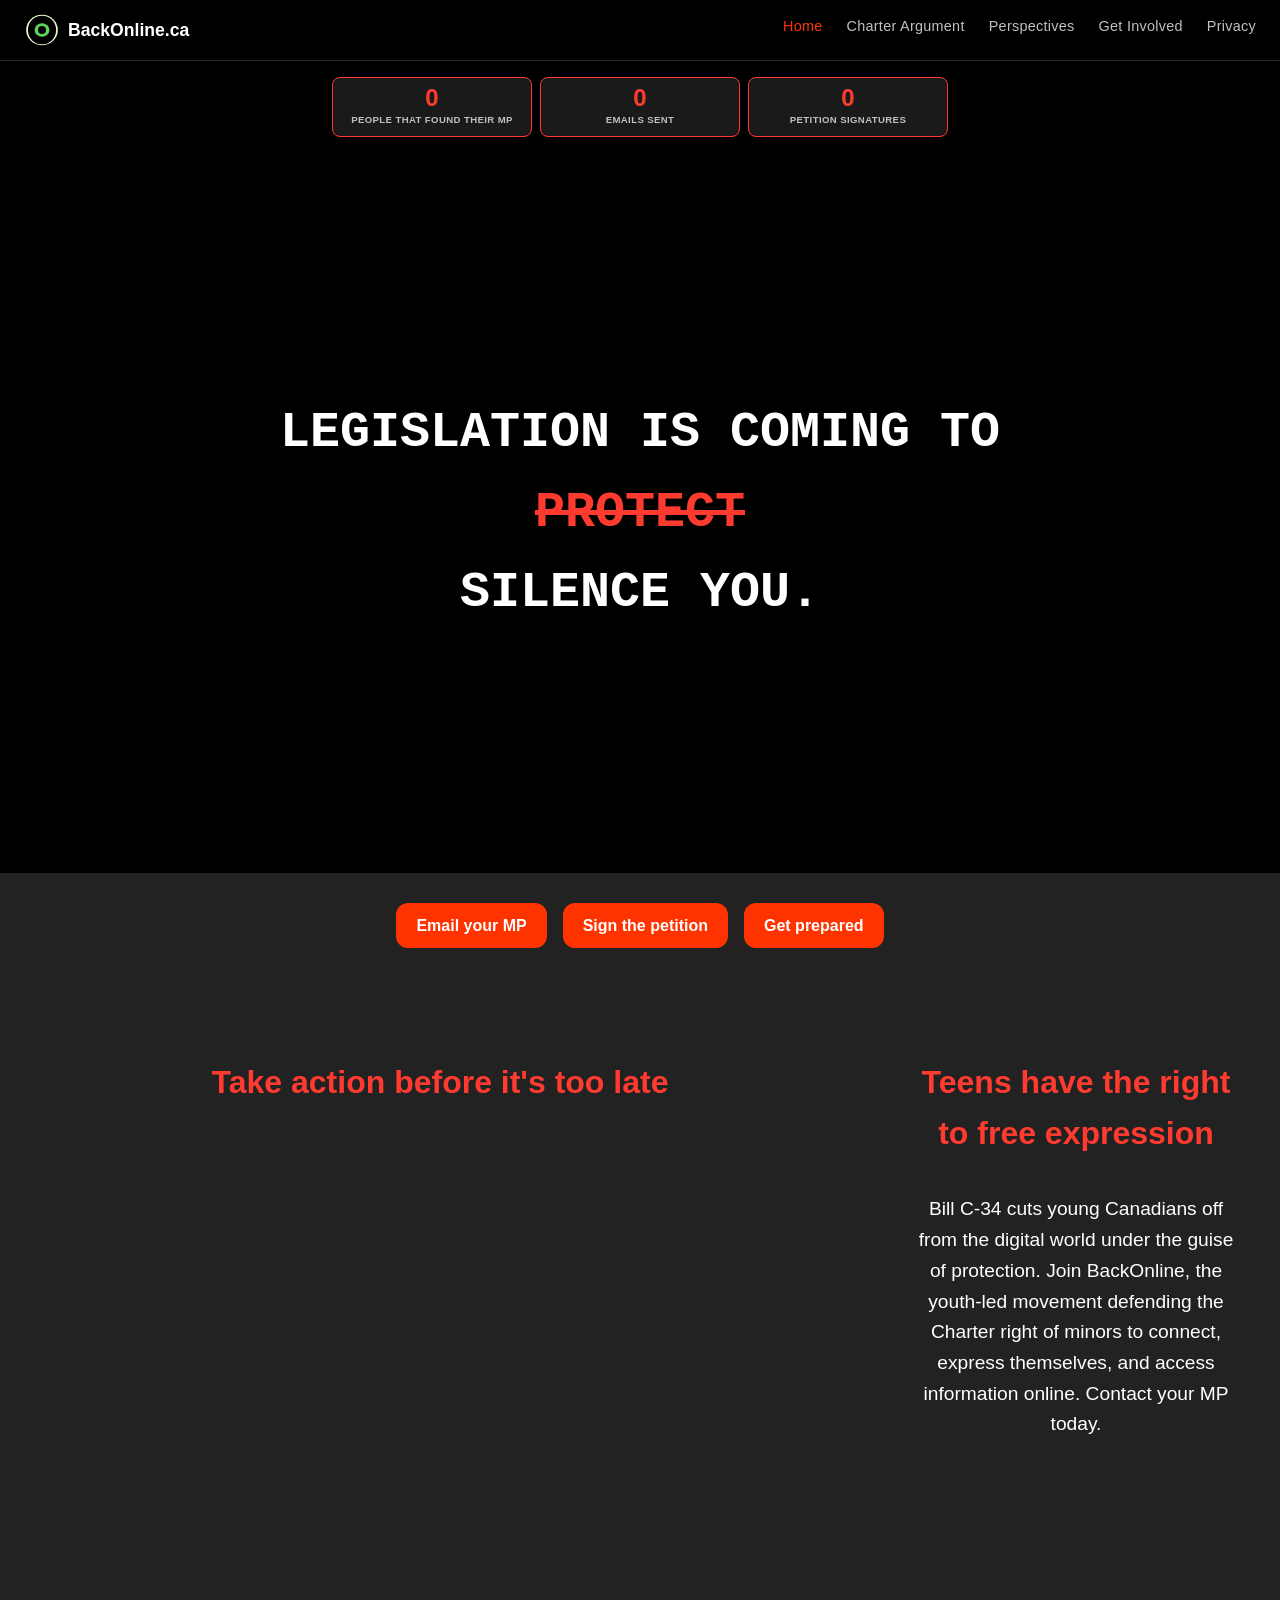
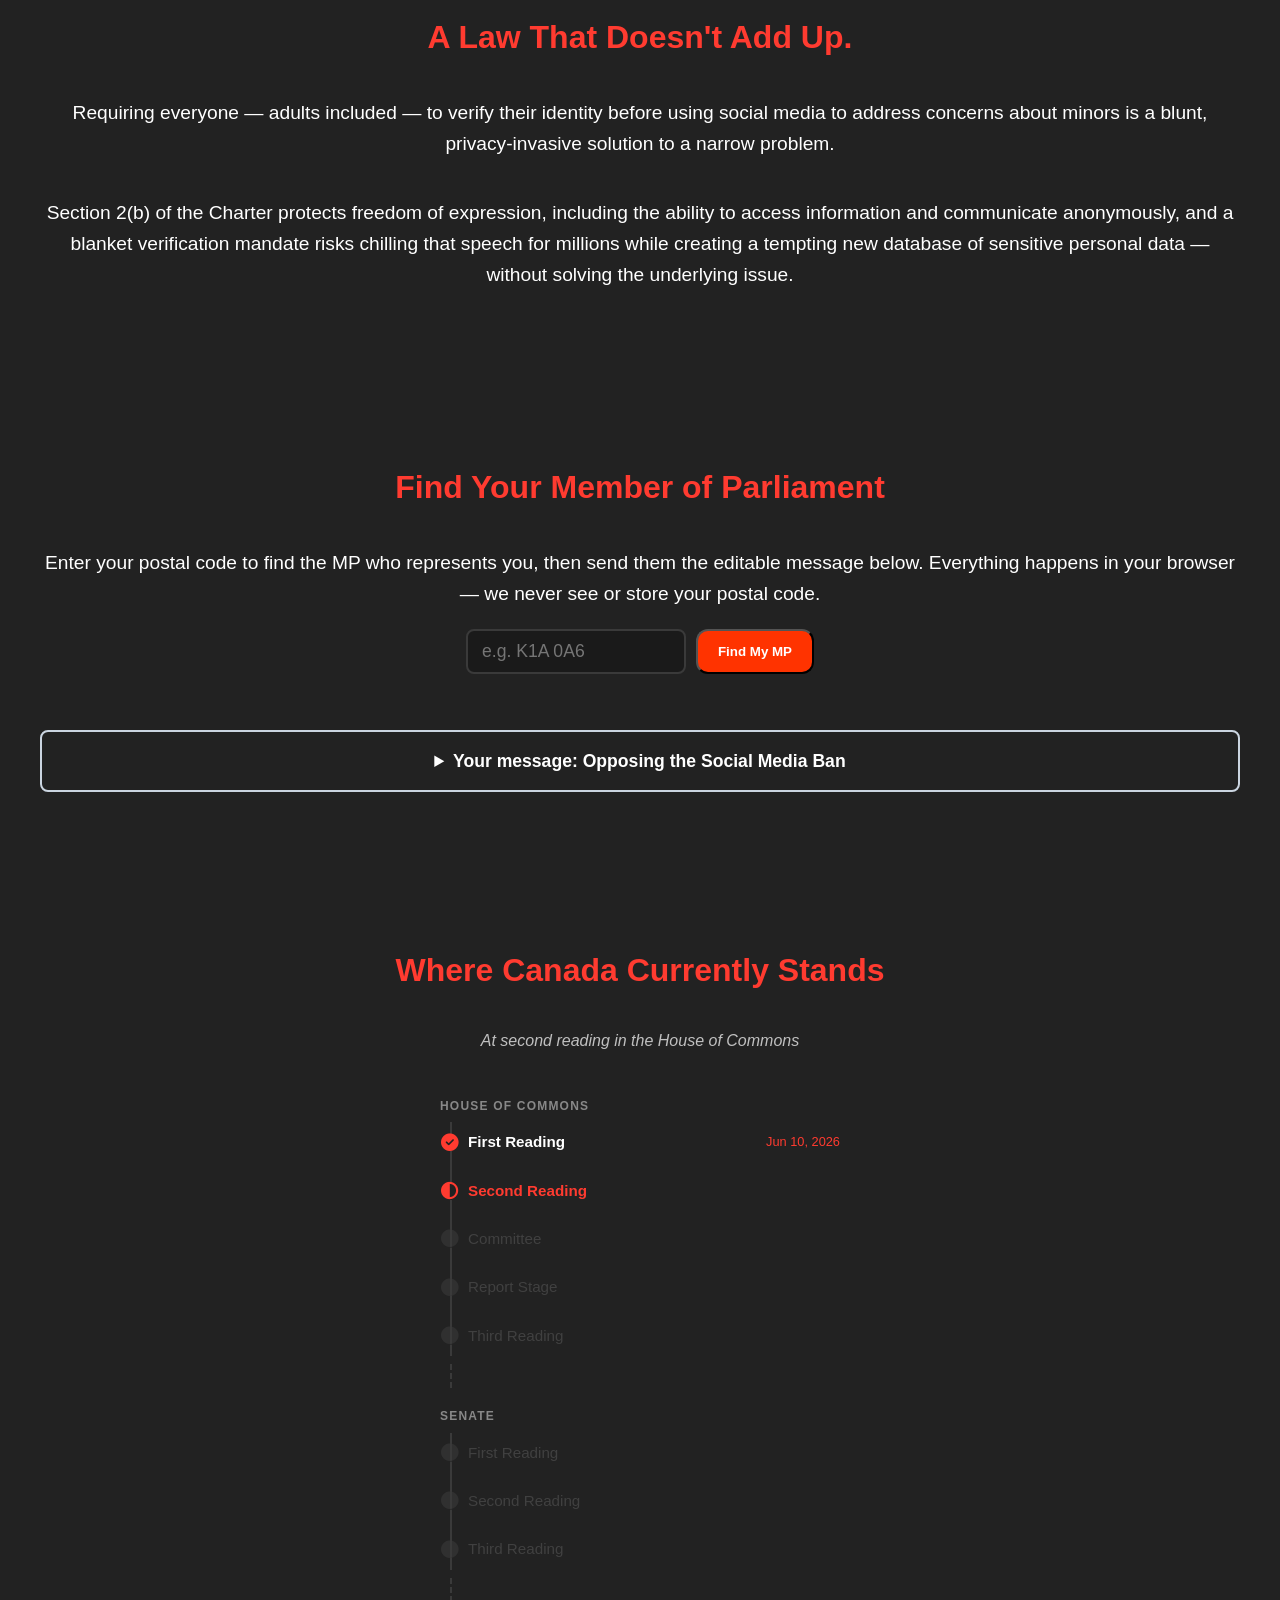
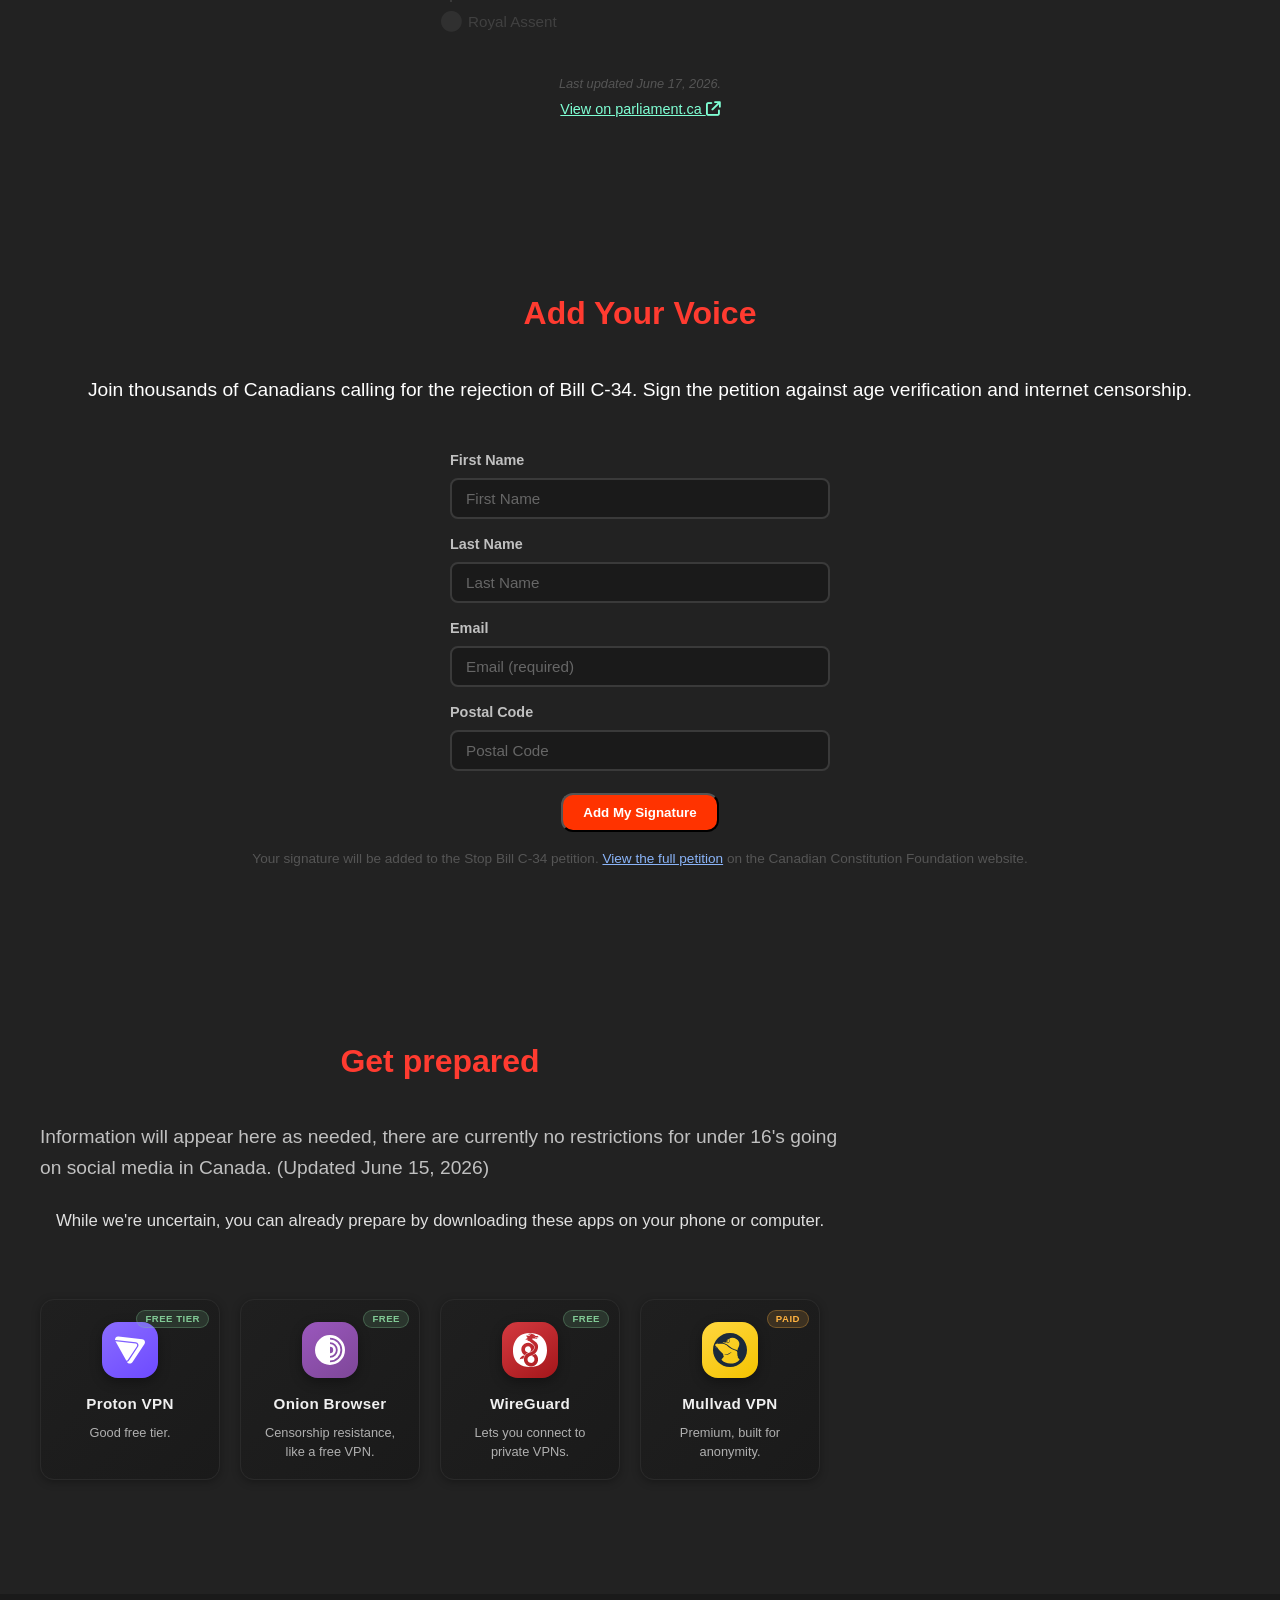
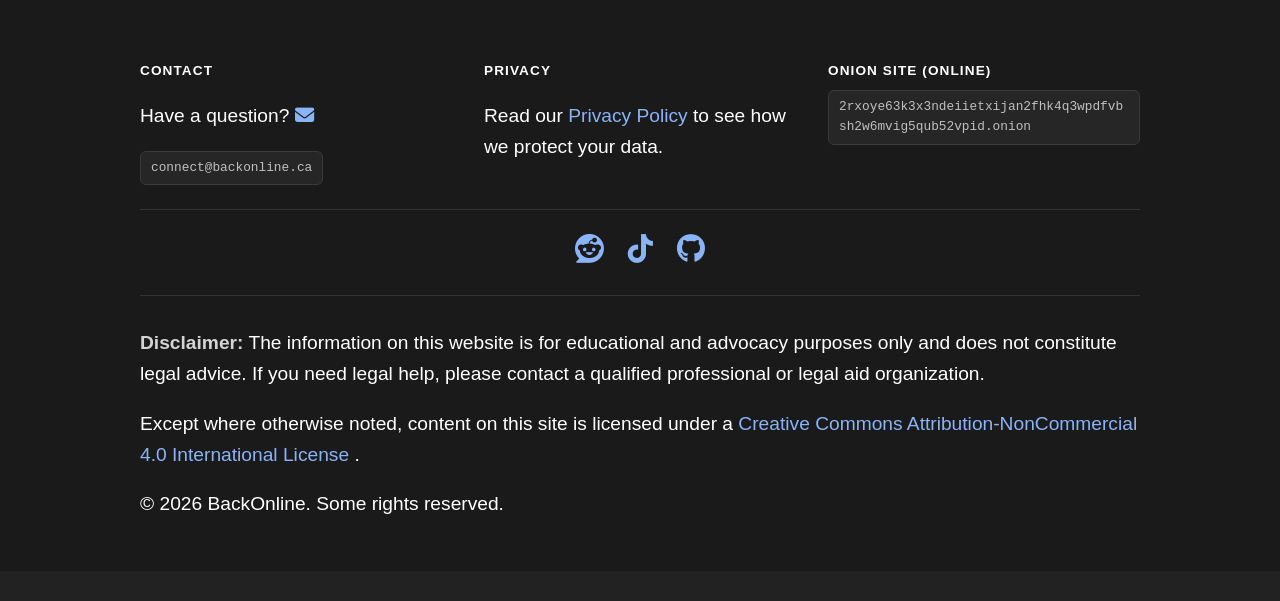
<file: index.html>
<!DOCTYPE html>
<html lang="en">
<head>
    <meta charset="UTF-8">
    <title>BackOnline</title>
    <link rel="stylesheet" href="styles.css">
    <link rel="stylesheet" href="https://cdnjs.cloudflare.com/ajax/libs/font-awesome/6.4.0/css/all.min.css">
    <meta name="viewport" content="width=device-width, initial-scale=1.0">
    <meta name="referrer" content="no-referrer">
    <link rel="icon" type="image/svg+xml" href="/images/logo.svg">
    <meta name="description" content="Protect your right to free expression and privacy.">
</head>
<body>

<noscript>
  <style>
    .reveal { opacity: 1 !important; transform: none !important; }
    .reveal h2, .reveal p, .reveal ul, .reveal details { opacity: 1 !important; transform: none !important; }
    .bill-pipeline { opacity: 1 !important; transform: none !important; }
  </style>
  <div style="background-color: #333333; border-bottom: 2px solid #FF3B30; padding: 1rem; text-align: center; color: #ffffff;">
    <p style="margin: 0; font-weight: bold;">JavaScript is disabled</p>
    <p style="margin: 0.5rem 0 0; font-size: 0.95rem;">Most features work fine. Some interactive tools below have direct links you can use instead.</p>
    <p style="margin: 0.5rem 0 0; font-size: 0.95rem;">Using Tor with NoScript? Awesome for privacy!</p>
  </div>
</noscript>

<header class="site-header">
  <a href="index.html" class="logo-area">
    <img src="/images/logo.svg" alt="BackOnline logo" class="logo">
    <span class="brand-name">BackOnline.ca</span>
  </a>
  <button class="nav-toggle" id="nav-toggle" aria-label="Toggle navigation" aria-expanded="false">
    <span></span>
    <span></span>
    <span></span>
    </button>
  <nav>
    <ul class="site-nav" id="site-nav">
      <li><a href="index.html" class="nav-active">Home</a></li>
      <li><a href="fullcharterargument.html">Charter Argument</a></li>
      <li><a href="perspectives.html">Perspectives</a></li>
      <li><a href="getinvolved.html">Get Involved</a></li>
      <li><a href="privacypolicy.html">Privacy</a></li>
    </ul>
  </nav>
  <noscript>
    <nav class="site-nav-noscript">
      <ul class="site-nav-noscript-list">
        <li><a href="index.html" class="nav-active">Home</a></li>
        <li><a href="fullcharterargument.html">Charter Argument</a></li>
        <li><a href="perspectives.html">Perspectives</a></li>
        <li><a href="getinvolved.html">Get Involved</a></li>
        <li><a href="privacypolicy.html">Privacy</a></li>
      </ul>
    </nav>
  </noscript>
</header>

<div class="action-stats" id="action-stats" hidden>
  <div class="stat-box">
    <span class="stat-number" id="stat-mp-found" role="status" aria-live="polite">0</span>
    <span class="stat-label">People that found their MP</span>
  </div>
  <div class="stat-box">
    <span class="stat-number" id="stat-email-sent" role="status" aria-live="polite">0</span>
    <span class="stat-label">Emails sent</span>
  </div>
  <div class="stat-box">
    <span class="stat-number" id="stat-petition-signed" role="status" aria-live="polite">0</span>
    <span class="stat-label">Petition signatures</span>
  </div>
</div>

<h1 class="headline">
    LEGISLATION IS COMING TO <span class="secret">PROTECT</span> SILENCE YOU.
</h1>

<div class="lower-section">

<div class="btn-row">
<a href="#mp-tool" class="skip-btn">Email your MP</a>
<a href="#petition-section" class="skip-btn">Sign the petition</a>
<a href="#target-section" class="skip-btn cta-secondary">Get prepared</a>
</div>

<div class="message reveal">
    <h2>Take action before it's too late</h2>
</div>

<div class="message reveal">
    <h2>Teens have the right to free expression</h2>
    <p>Bill C-34 cuts young Canadians off from the digital world under the guise of protection. Join BackOnline, the youth-led movement defending the Charter right of minors to connect, express themselves, and access information online. Contact your MP today.</p>
</div>


<div class="message reveal">
    <h2>A Law That Doesn't Add Up.</h2>
    <p>Requiring everyone — adults included — to verify their identity before using social media to address concerns about minors is a blunt, privacy-invasive solution to a narrow problem.</p>
    <p>Section 2(b) of the Charter protects freedom of expression, including the ability to access information and communicate anonymously, and a blanket verification mandate risks chilling that speech for millions while creating a tempting new database of sensitive personal data — without solving the underlying issue.</p>
</div>

<div class="message reveal" id="mp-tool">
  <h2>Find Your Member of Parliament</h2>
  <p>Enter your postal code to find the MP who represents you, then send them the editable message below. Everything happens in your browser — we never see or store your postal code.</p>

  <noscript>
    <div style="background-color: #1a1a1a; border: 2px solid #3a3a3a; border-radius: 8px; padding: 1.5rem; margin: 1.5rem auto; max-width: 500px;">
      <p style="margin-top: 0; color: #c0c0c0;"><strong>MP lookup requires JavaScript.</strong> Use these links instead:</p>
      <ul style="margin: 1rem 0; padding-left: 20px;">
        <li><a href="https://www.ourcommons.ca/members/en" target="_blank" rel="noopener">Find your MP on ourcommons.ca</a></li>
        <li><a href="https://represent.opennorth.ca/" target="_blank" rel="noopener">Use OpenNorth's Represent API directly</a></li>
      </ul>
      <p style="margin-bottom: 0; color: #888; font-size: 0.9rem;">Once you find your MP, use the pre-written message below or email them directly.</p>
    </div>
  </noscript>

  <form id="mp-form" class="mp-form" autocomplete="off" novalidate>
    <input id="postal" name="postal" type="text" inputmode="text" maxlength="7"
           placeholder="e.g. K1A 0A6" class="mp-input" aria-label="Postal code" required>
    <button type="submit" class="skip-btn mp-submit">Find My MP</button>
  </form>

  <p id="mp-status" class="mp-status" role="status" aria-live="polite"></p>

  <div id="mp-result" class="mp-result" hidden>
    <img id="mp-photo" class="mp-photo" alt="" hidden>
    <div class="mp-info">
      <h3 id="mp-name"></h3>
      <p id="mp-meta" class="mp-meta"></p>
      <a id="mp-email" class="mp-email-link" href="#" hidden></a>
    </div>
  </div>

  <details class="mp-template" id="mp-template">
    <summary>Your message: Opposing the Social Media Ban</summary>
    <div class="template-body">
      <label for="mp-subject">Subject</label>
      <input id="mp-subject" class="mp-input mp-input-wide" type="text"
             value="Opposition to the Social Media Ban – Protecting Privacy and Charter Rights for Youth">

      <label for="mp-body">Message (edit it to sound like you)</label>
      <textarea id="mp-body" class="mp-textarea" rows="18">Dear [MP's Name],

I am writing to you as a constituent in your riding to express my strong opposition to the proposed ban on social media for youth under the Safe Social Media Act (Bill C-34). While I understand the government's desire to improve online safety, a blanket ban is a heavy-handed approach that creates severe privacy risks for all Canadians and violates the fundamental rights of teenagers.

First, enforcing an age ban requires platforms to implement strict age verification systems. This effectively eliminates online privacy, as social media companies will be forced to collect sensitive government IDs, passports, or use invasive biometric scanning just to verify who is allowed to log on. Forcing Canadians to hand over sensitive personal data to massive tech corporations creates serious cybersecurity risks and destroys our ability to communicate anonymously.

Second, banning teenagers from these platforms directly infringes upon their rights under Section 2(b) of the Canadian Charter of Rights and Freedoms, which guarantees the fundamental freedom of thought, belief, opinion, and expression. For young people today, social media is the modern public square — the primary place where teenagers learn about global events, connect with their peers, and express their identities. Stripping youth of their access to these digital spaces suppresses their constitutional right to free expression and isolates them from the world.

I urge you to stand up for the privacy of all Canadians and the Charter rights of young people by opposing this ban. I look forward to hearing your official stance on this critical issue.

Sincerely,
[Your Name]
[Your Postal Code]</textarea>

      <div class="mp-actions">
        <button type="button" id="mp-send" class="skip-btn">Open in Email App</button>
        <button type="button" id="mp-copy" class="skip-btn mp-secondary">Copy Message</button>
      </div>
      <p class="mp-fallback">Prefer to do it by hand? You can also send a letter postage free. <a href="https://www.ourcommons.ca/members/en"><strong>ourcommons.ca</strong></a> directory.</p>
    </div>
  </details>
</div>

<div class="message reveal" id="bill-tracker">
  <h2>Where Canada Currently Stands</h2>
  <p class="bill-status-summary" id="bill-status-summary">Loading bill status…</p>

  <noscript>
    <div style="background-color: #1a1a1a; border: 2px solid #3a3a3a; border-radius: 8px; padding: 1.5rem; margin: 1.5rem auto; max-width: 500px; text-align: left;">
      <p style="margin-top: 0;"><strong>Bill Status (last updated June 17, 2026):</strong></p>
      <p style="margin: 0.5rem 0;">House of Commons - First Reading: ✓ Completed</p>
      <p style="margin: 0.5rem 0;">House of Commons - Second Reading: ⧖ In Progress</p>
      <p style="margin: 0.5rem 0;">House of Commons - Committee: ○ Not yet reached</p>
      <p style="margin: 0.5rem 0;">House of Commons - Report Stage: ○ Not yet reached</p>
      <p style="margin: 0.5rem 0;">House of Commons - Third Reading: ○ Not yet reached</p>
      <p style="margin: 0.5rem 0;">Senate: ○ Not yet reached</p>
      <p style="margin: 0.5rem 0;">Royal Assent: ○ Not yet reached</p>
      <p style="margin: 1rem 0 0; color: #888; font-size: 0.9rem;">
        <a href="https://www.parl.ca/LegisInfo/en/bill/45-1/c-34" target="_blank" rel="noopener">View full bill status on Parliament.ca</a>
      </p>
    </div>
  </noscript>

  <div class="bill-pipeline" aria-label="Bill C-34 legislative pipeline">

    <p class="pipeline-chamber-label">House of Commons</p>
    <ol class="pipeline-stages">
      <li class="pipeline-step" data-stage="houseFirstReading">
        <span class="step-dot"><i class="fas fa-circle" aria-hidden="true"></i></span>
        <span class="step-name">First Reading</span>
        <span class="step-date"></span>
      </li>
      <li class="pipeline-step" data-stage="houseSecondReading">
        <span class="step-dot"><i class="fas fa-circle" aria-hidden="true"></i></span>
        <span class="step-name">Second Reading</span>
        <span class="step-date"></span>
      </li>
      <li class="pipeline-step" data-stage="houseCommittee">
        <span class="step-dot"><i class="fas fa-circle" aria-hidden="true"></i></span>
        <span class="step-name">Committee</span>
        <span class="step-date"></span>
      </li>
      <li class="pipeline-step" data-stage="houseReportStage">
        <span class="step-dot"><i class="fas fa-circle" aria-hidden="true"></i></span>
        <span class="step-name">Report Stage</span>
        <span class="step-date"></span>
      </li>
      <li class="pipeline-step" data-stage="houseThirdReading">
        <span class="step-dot"><i class="fas fa-circle" aria-hidden="true"></i></span>
        <span class="step-name">Third Reading</span>
        <span class="step-date"></span>
      </li>
    </ol>

    <div class="pipeline-connector" aria-hidden="true"></div>

    <p class="pipeline-chamber-label">Senate</p>
    <ol class="pipeline-stages">
      <li class="pipeline-step" data-stage="senateFirstReading">
        <span class="step-dot"><i class="fas fa-circle" aria-hidden="true"></i></span>
        <span class="step-name">First Reading</span>
        <span class="step-date"></span>
      </li>
      <li class="pipeline-step" data-stage="senateSecondReading">
        <span class="step-dot"><i class="fas fa-circle" aria-hidden="true"></i></span>
        <span class="step-name">Second Reading</span>
        <span class="step-date"></span>
      </li>
      <li class="pipeline-step" data-stage="senateThirdReading">
        <span class="step-dot"><i class="fas fa-circle" aria-hidden="true"></i></span>
        <span class="step-name">Third Reading</span>
        <span class="step-date"></span>
      </li>
    </ol>

    <div class="pipeline-connector" aria-hidden="true"></div>

    <ol class="pipeline-stages pipeline-assent">
      <li class="pipeline-step pipeline-step--assent" data-stage="royalAssent">
        <span class="step-dot"><i class="fas fa-circle" aria-hidden="true"></i></span>
        <span class="step-name">Royal Assent</span>
        <span class="step-date"></span>
      </li>
    </ol>

  </div>

  <p class="bill-last-updated" id="bill-last-updated"></p>
  <p style="font-size:0.9rem; margin-top: 0;">
    <a href="https://www.parl.ca/LegisInfo/en/bill/45-1/c-34" target="_blank" rel="noopener">
      View on parliament.ca <i class="fas fa-arrow-up-right-from-square" aria-hidden="true"></i>
    </a>
  </p>
</div>

<div class="message reveal" id="petition-section">
    <h2>Add Your Voice</h2>
    <p>Join thousands of Canadians calling for the rejection of Bill C-34. Sign the petition against age verification and internet censorship.</p>

    <noscript>
      <div style="background-color: #1a1a1a; border: 2px solid #3a3a3a; border-radius: 8px; padding: 1.5rem; margin: 1.5rem auto; max-width: 500px;">
        <p style="margin-top: 0;"><strong>Sign the petition:</strong></p>
        <p style="margin: 1rem 0;"><a href="https://theccf.ca/stopc34/" target="_blank" rel="noopener" style="background-color: #FF3B30; color: white; padding: 0.75rem 1.5rem; text-decoration: none; border-radius: 8px; display: inline-block; font-weight: bold;">Go to CCF Petition →</a></p>
        <p style="margin-bottom: 0; color: #888; font-size: 0.9rem;">The form below requires JavaScript. Click the button above to sign the petition directly on the Canadian Constitution Foundation's website.</p>
      </div>
    </noscript>

    <form id="petition-form" class="petition-form" autocomplete="off">
      <div class="form-group">
        <label for="petition-fname">First Name</label>
        <input type="text" id="petition-fname" name="fname" required placeholder="First Name">
      </div>

      <div class="form-group">
        <label for="petition-lname">Last Name</label>
        <input type="text" id="petition-lname" name="lname" required placeholder="Last Name">
      </div>

      <div class="form-group">
        <label for="petition-email">Email</label>
        <input type="email" id="petition-email" name="email" required placeholder="Email (required)">
      </div>

      <div class="form-group">
        <label for="petition-postal">Postal Code</label>
        <input type="text" id="petition-postal" name="postal" required placeholder="Postal Code">
      </div>

      <button type="submit" class="skip-btn petition-submit">Add My Signature</button>

      <p id="petition-message" style="font-size: 0.9rem; color: #888; margin-top: 1rem; display: none;"></p>
    </form>

    <p style="font-size: 0.85rem; color: #555; margin-top: 1rem; text-align: center;">Your signature will be added to the Stop Bill C-34 petition. <a href="https://theccf.ca/stopc34/" target="_blank" rel="noopener" style="color: #8ab4f8; text-decoration: underline;">View the full petition</a> on the Canadian Constitution Foundation website.</p>
</div>

<div class="message reveal">
    <h2 id="target-section">Get prepared</h2>
    <p>Information will appear here as needed, there are currently no restrictions for under 16's going on social media in Canada. (Updated June 15, 2026)</p>
    <p>While we're uncertain, you can already prepare by downloading these apps on your phone or computer.</p>
    <ul class="privacy-apps-grid">
      <li>
        <a class="privacy-app-card" href="https://protonvpn.com/" target="_blank" rel="noopener noreferrer" aria-label="Proton VPN — opens the official site in a new tab">
          <span class="app-icon proton-icon">
            <svg viewBox="0 0 24 24" aria-hidden="true" focusable="false"><path fill="currentColor" d="m10.176 20.058.858-1.28 6.513-9.838c.57-.86.026-2.014-1.005-2.131L.378 4.95l8.373 15.055a.84.84 0 0 0 1.424.052h.001zM23.586 7.14l-9.662 14.61c-1.036 1.567-3.38 1.478-4.293-.162l-.093-.168c.3-.01.594-.086.855-.235a1.85 1.85 0 0 0 .612-.57l.86-1.28 6.516-9.844c.46-.694.525-1.56.173-2.314a2.375 2.375 0 0 0-1.899-1.364L.493 3.956l-.476-.054C-.163 2.392 1.101.95 2.784 1.143l18.991 2.16c1.856.21 2.835 2.289 1.812 3.838z"/></svg>
          </span>
          <strong>Proton VPN</strong>
          <p>Good free tier.</p>
          <span class="app-tag free">Free tier</span>
        </a>
      </li>
      <li>
        <a class="privacy-app-card" href="https://onionbrowser.com/" target="_blank" rel="noopener noreferrer" aria-label="Onion Browser — opens the official site in a new tab">
          <span class="app-icon onion-icon">
            <svg viewBox="0 0 24 24" aria-hidden="true" focusable="false"><path fill="currentColor" d="M12 21.82v-1.46A8.36 8.36 0 0020.36 12 8.36 8.36 0 0012 3.64V2.18A9.83 9.83 0 0121.82 12 9.83 9.83 0 0112 21.82zm0-5.09A4.74 4.74 0 0016.73 12 4.74 4.74 0 0012 7.27V5.82A6.17 6.17 0 0118.18 12 6.17 6.17 0 0112 18.18zm0-7.27A2.54 2.54 0 0114.55 12 2.54 2.54 0 0112 14.54zM0 12a12 12 0 0012 12 12 12 0 0012-12A12 12 0 0012 0 12 12 0 000 12z"/></svg>
          </span>
          <strong>Onion Browser</strong>
          <p>Censorship resistance, like a free VPN.</p>
          <span class="app-tag free">Free</span>
        </a>
      </li>
      
      <li>
        <a class="privacy-app-card" href="https://www.wireguard.com/" target="_blank" rel="noopener noreferrer" aria-label="WireGuard — opens the official site in a new tab">
          <span class="app-icon wireguard-icon">
            <svg viewBox="0 0 24 24" aria-hidden="true" focusable="false"><path fill="currentColor" d="M23.98 11.645S24.533 0 11.735 0C.418 0 .064 11.17.064 11.17S-1.6 24 11.997 24C25.04 24 23.98 11.645 23.98 11.645zM8.155 7.576c2.4-1.47 5.469-.571 6.618 1.638.218.419.246 1.063.108 1.503-.477 1.516-1.601 2.366-3.145 2.728.455-.39.817-.832.933-1.442a2.112 2.112 0 0 0-.364-1.677 2.14 2.14 0 0 0-2.465-.75c-.95.36-1.47 1.228-1.377 2.294.087.99.839 1.632 2.245 1.876-.21.111-.372.193-.53.281a5.113 5.113 0 0 0-1.644 1.43c-.143.192-.24.208-.458.075-2.827-1.729-3.009-6.067.078-7.956zM6.04 18.258c-.455.116-.895.286-1.359.438.227-1.532 2.021-2.943 3.539-2.782a3.91 3.91 0 0 0-.74 2.072c-.504.093-.98.155-1.44.272zM15.703 3.3c.448.017.898.01 1.347.02a2.324 2.324 0 0 1 .334.047 3.249 3.249 0 0 1-.34.434c-.16.15-.341.296-.573.069-.055-.055-.187-.042-.283-.044-.447-.005-.894-.02-1.34-.003a8.323 8.323 0 0 0-1.154.118c-.072.013-.178.25-.146.338.078.207.191.435.359.567.619.49 1.277.928 1.9 1.413.604.472 1.167.99 1.51 1.7.446.928.46 1.9.267 2.877-.322 1.63-1.147 2.98-2.483 3.962-.538.395-1.205.62-1.821.903-.543.25-1.1.465-1.644.712-.98.446-1.53 1.51-1.369 2.615.149 1.015 1.04 1.862 2.059 2.037 1.223.21 2.486-.586 2.785-1.83.336-1.397-.423-2.646-1.845-3.024l-.256-.066c.38-.17.708-.291 1.012-.458q.793-.437 1.558-.925c.15-.096.231-.096.36.014.977.846 1.56 1.898 1.724 3.187.27 2.135-.74 4.096-2.646 5.101-2.948 1.555-6.557-.215-7.208-3.484-.558-2.8 1.418-5.34 3.797-5.83 1.023-.211 1.958-.637 2.685-1.425.47-.508.697-.944.775-1.141a3.165 3.165 0 0 0 .217-1.158 2.71 2.71 0 0 0-.237-.992c-.248-.566-1.2-1.466-1.435-1.656l-2.24-1.754c-.079-.065-.168-.06-.36-.047-.23.016-.815.048-1.067-.018.204-.155.76-.38 1-.56-.726-.49-1.554-.314-2.315-.46.176-.328 1.046-.831 1.541-.888a7.323 7.323 0 0 0-.135-.822c-.03-.111-.154-.22-.263-.283-.262-.154-.541-.281-.843-.434a1.755 1.755 0 0 1 .906-.28 3.385 3.385 0 0 1 .908.088c.54.123.97.042 1.399-.324-.338-.136-.676-.26-1.003-.407a9.843 9.843 0 0 1-.942-.493c.85.118 1.671.437 2.54.32l.022-.118-2.018-.47c1.203-.11 2.323-.128 3.384.388.299.146.61.266.897.432.14.08.233.24.348.365.09.098.164.23.276.29.424.225.89.234 1.366.223l.01-.16c.479.15 1.017.702 1.017 1.105-.776 0-1.55-.003-2.325.004-.083 0-.165.061-.247.094.078.046.155.128.235.131zM14.703 2.153a.118.118 0 0 0-.016.19.179.179 0 0 0 .246.065c.075-.038.148-.078.238-.125-.072-.062-.13-.114-.19-.163-.106-.087-.193-.032-.278.033z"/></svg>
          </span>
          <strong>WireGuard</strong>
          <p>Lets you connect to private VPNs.</p>
          <span class="app-tag free">Free</span>
        </a>
      </li>
      <li>
        <a class="privacy-app-card" href="https://mullvad.net/" target="_blank" rel="noopener noreferrer" aria-label="Mullvad VPN — opens the official site in a new tab">
          <span class="app-icon mullvad-icon">
            <svg viewBox="0 0 24 24" aria-hidden="true" focusable="false"><path fill="currentColor" d="M12 0C5.371 0 0 5.362 0 12c0 6.629 5.381 12 12 12s12-5.371 12-12S18.629 0 12 0zm1.651 3.363c1.908-.02 4.059 1.28 4.701 2.951.381 1 .267 2.086-.057 3.086-.266.819-1.238 2-.876 2.886-.143-.038-3.124-1.048-3.98-1.505-1.344-.838-2.544-1.867-3.448-2.657l-.03-.029-3.047-1.447a1.037 1.037 0 0 1-.104-.058c.419.029 2.085.23 2.828.058-.143-.39-.105-.896.095-1.372.286-.657.83-1.095 1.343-1.095.105 0 .2.019.296.057A3.411 3.411 0 0 1 12.39 3.6a3.49 3.49 0 0 1 1.26-.237zm-2.499.97c-.457 0-.962.42-1.228 1.02-.2.447-.229.933-.086 1.304a.813.813 0 0 0 .41.457.696.696 0 0 0 .285.058c.457 0 .962-.42 1.22-1.02.161-.362.209-.742.152-1.076a.91.91 0 0 0-.467-.676.6.6 0 0 0-.286-.067zm0 .286c.057 0 .115.01.172.038.152.067.266.238.304.467.048.276.01.6-.133.905-.21.485-.619.838-.962.838a.444.444 0 0 1-.162-.029c-.142-.057-.219-.19-.257-.295-.114-.286-.085-.705.076-1.086.21-.495.62-.838.962-.838zM3.01 6.362 2.943 7.79l.133.037.943-1.123-.648 1.104c1.01-.2 2.658-.247 4.42-.114l1.837.895c.915.8 2.124 1.839 3.486 2.686l3.553 1.4.438.638h-.372l.781.943-.714-.114c.01.066.714.876.714.876l-.562.076c.02.067.572.753.572.753l-.42-.03c.03.106.677 1.153.677 1.163 0 .01-.229-.057-.381-.105.543 1.21 1.324 1.448 1.362 1.943-2.667 3.419-9.667 3.952-12.771.124-.067-.314.619-.838 1.057-1.429.21-.286.4-.59.533-.905.19-.58-.21-.533-.476-1.028-.047-.086-.086-.2-.047-.305.057-.19.38-.324.438-.286 1.314.877 3.762.59 5.266-1.142 0 0 .458.114.696.18l-.686-.457-.048-.028c-.028.019-.067.038-.095.057-3.124 2.38-5.152 1.352-5.152 1.352a3.243 3.243 0 0 0-.438-.39c-2.124-1.495-3.639-3.505-4.324-4.81l-.257 1.381.057-1.838-.914 1.276.676-1.371c-.505-.067-.79-.572-.676-.981.094-.426.63-.738 1.096-.527z"/></svg>
          </span>
          <strong>Mullvad VPN</strong>
          <p>Premium, built for anonymity.</p>
          <span class="app-tag paid">Paid</span>
        </a>
      </li>
    </ul>
</div>

<footer class="site-footer-vertical">
  <div class="footer-main">
    <div class="footer-item">
      <h4>Contact</h4>
      <p>Have a question? <a href="mailto:connect@backonline.ca"><i class="fas fa-envelope"></i></a></p>
      <code class="box">connect@backonline.ca</code>
    </div>

    <div class="footer-item">
      <h4>Privacy</h4>
      <p>Read our <a href="privacypolicy.html">Privacy Policy</a> to see how we protect your data.</p>
    </div>

    <div class="footer-item">
      <h4>Onion Site (Online)</h4>
      <code class="box">2rxoye63k3x3ndeiietxijan2fhk4q3wpdfvbsh2w6mvig5qub52vpid.onion</code>
    </div>
  </div>

  <div class="social-icons">
    <a href="https://www.reddit.com/r/BackOnline/" title="Join us on Reddit" aria-label="Reddit">
      <i class="fab fa-reddit"></i>
    </a>
    <a href="https://www.tiktok.com/@backonline_ca" title="Follow us on TikTok" aria-label="TikTok">
      <i class="fab fa-tiktok"></i>
    </a>
    <a href="https://github.com/rylan49/BackOnline" title="View our code on GitHub" aria-label="GitHub">
      <i class="fab fa-github"></i>
    </a>
  </div>

  <hr class="footer-divider">

  <div class="footer-item disclaimer">
    <p><strong>Disclaimer:</strong> The information on this website is for educational and advocacy purposes only and does not constitute legal advice. If you need legal help, please contact a qualified professional or legal aid organization.</p>
  </div>

  <div class="footer-item copyright">
    <p>Except where otherwise noted, content on this site is licensed under a
      <a href="https://creativecommons.org/licenses/by-nc/4.0/" target="_blank" rel="noopener noreferrer">
        Creative Commons Attribution-NonCommercial 4.0 International License
      </a>.
    </p>
    <p>© 2026 BackOnline. Some rights reserved.</p>
  </div>
</footer>

</div>

<script src="script.js"></script>
</body>
</html>
</file>
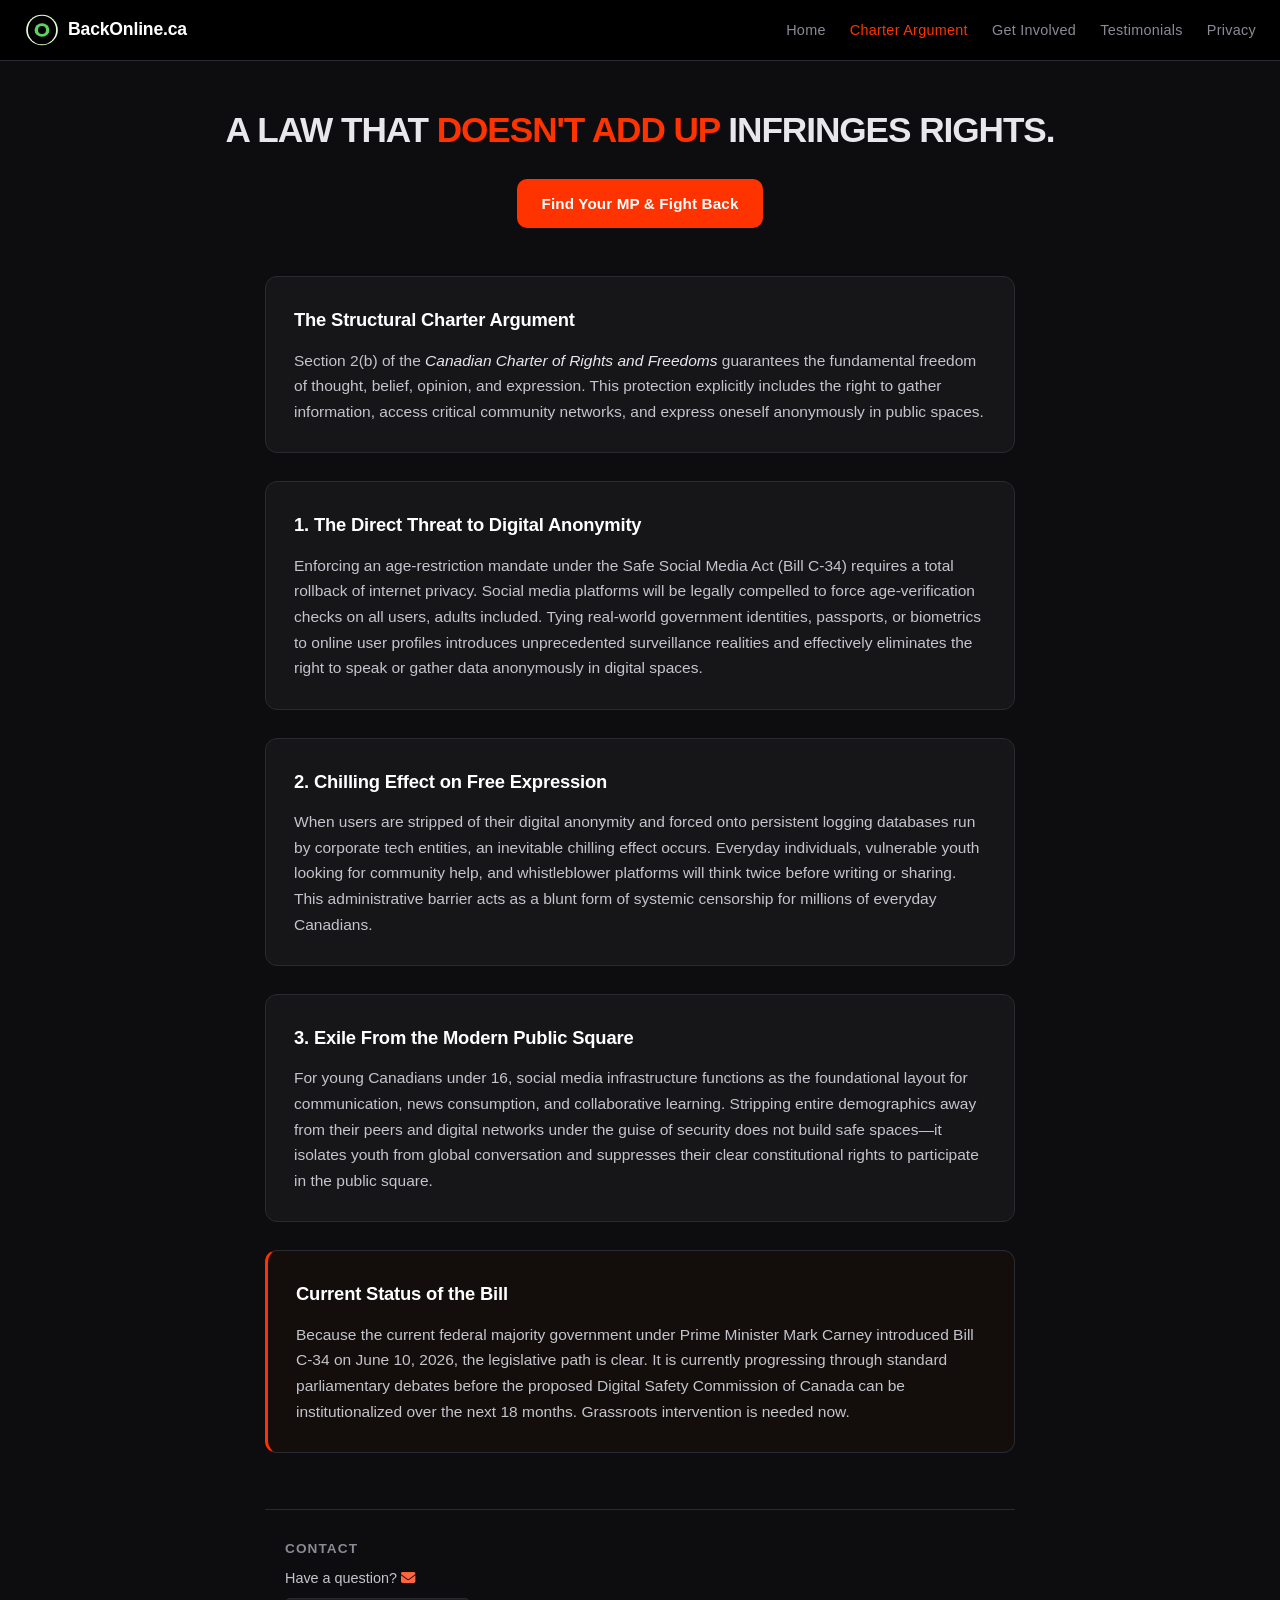
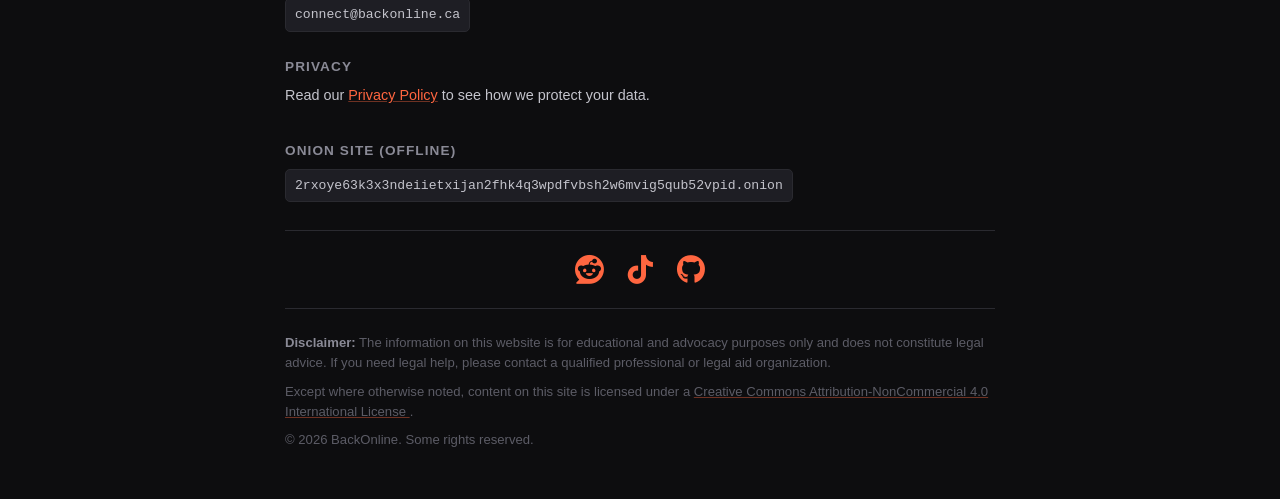
<file: fullcharterargument.html>
<!DOCTYPE html>
<html lang="en">
<head>
    <meta charset="UTF-8">
    <title>The Charter Argument | BackOnline</title>
    <meta name="viewport" content="width=device-width, initial-scale=1.0">
    <link rel="icon" type="image/svg+xml" href="/images/logo.svg">
    <link rel="stylesheet" href="fullcharterargument.css">
    <link rel="stylesheet" href="https://cdnjs.cloudflare.com/ajax/libs/font-awesome/6.4.0/css/all.min.css">
</head>
<body>

<noscript>
  <style>
    .reveal { opacity: 1 !important; transform: none !important; }
    .reveal h2, .reveal p, .reveal ul, .reveal details { opacity: 1 !important; transform: none !important; }
  </style>
  <div style="background-color: #333333; border-bottom: 2px solid #FF3B30; padding: 1rem; text-align: center; color: #ffffff;">
    <p style="margin: 0; font-weight: bold;">JavaScript is disabled</p>
    <p style="margin: 0.5rem 0 0; font-size: 0.95rem;">Most features work fine. Some interactive tools have direct links you can use instead.</p>
  </div>
</noscript>

<header class="site-header">
  <a href="index.html" class="logo-area">
    <img src="/images/logo.svg" alt="BackOnline logo" class="logo">
    <span class="brand-name">BackOnline.ca</span>
  </a>
  <button class="nav-toggle" id="nav-toggle" aria-label="Toggle navigation" aria-expanded="false">
    <span></span>
    <span></span>
    <span></span>
  </button>
  <nav>
    <ul class="site-nav" id="site-nav">
      <li><a href="index.html">Home</a></li>
      <li><a href="fullcharterargument.html" class="nav-active">Charter Argument</a></li>
      <li><a href="getinvolved.html">Get Involved</a></li>
      <li><a href="testimonials.html">Testimonials</a></li>
      <li><a href="privacypolicy.html">Privacy</a></li>
    </ul>
  </nav>
  <noscript>
    <nav class="site-nav-noscript">
      <ul class="site-nav-noscript-list">
        <li><a href="index.html">Home</a></li>
        <li><a href="fullcharterargument.html" class="nav-active">Charter Argument</a></li>
        <li><a href="getinvolved.html">Get Involved</a></li>
        <li><a href="testimonials.html">Testimonials</a></li>
        <li><a href="privacypolicy.html">Privacy</a></li>
      </ul>
    </nav>
  </noscript>
</header>

<h1 class="headline">
    A LAW THAT <span class="secret">DOESN'T ADD UP</span> INFRINGES RIGHTS.
</h1>

<a href="index.html#mp-tool" class="skip-btn">Find Your MP &amp; Fight Back</a>

<div class="message reveal">
    <h2>The Structural Charter Argument</h2>
    <p>Section 2(b) of the <em>Canadian Charter of Rights and Freedoms</em> guarantees the fundamental freedom of thought, belief, opinion, and expression. This protection explicitly includes the right to gather information, access critical community networks, and express oneself anonymously in public spaces.</p>
</div>

<div class="message reveal">
    <h2>1. The Direct Threat to Digital Anonymity</h2>
    <p>Enforcing an age-restriction mandate under the Safe Social Media Act (Bill C-34) requires a total rollback of internet privacy. Social media platforms will be legally compelled to force age-verification checks on all users, adults included. Tying real-world government identities, passports, or biometrics to online user profiles introduces unprecedented surveillance realities and effectively eliminates the right to speak or gather data anonymously in digital spaces.</p>
</div>

<div class="message reveal">
    <h2>2. Chilling Effect on Free Expression</h2>
    <p>When users are stripped of their digital anonymity and forced onto persistent logging databases run by corporate tech entities, an inevitable chilling effect occurs. Everyday individuals, vulnerable youth looking for community help, and whistleblower platforms will think twice before writing or sharing. This administrative barrier acts as a blunt form of systemic censorship for millions of everyday Canadians.</p>
</div>

<div class="message reveal">
    <h2>3. Exile From the Modern Public Square</h2>
    <p>For young Canadians under 16, social media infrastructure functions as the foundational layout for communication, news consumption, and collaborative learning. Stripping entire demographics away from their peers and digital networks under the guise of security does not build safe spaces—it isolates youth from global conversation and suppresses their clear constitutional rights to participate in the public square.</p>
</div>

<div class="message reveal status-section">
    <h2>Current Status of the Bill</h2>
    <p>Because the current federal majority government under Prime Minister Mark Carney introduced Bill C-34 on June 10, 2026, the legislative path is clear. It is currently progressing through standard parliamentary debates before the proposed Digital Safety Commission of Canada can be institutionalized over the next 18 months. Grassroots intervention is needed now.</p>
</div>

<footer class="site-footer-vertical">
  <div class="footer-main">
    <div class="footer-item">
      <h4>Contact</h4>
      <p>Have a question? <a href="mailto:connect@backonline.ca"><i class="fas fa-envelope"></i></a></p>
      <code class="box">connect@backonline.ca</code>
    </div>

    <div class="footer-item">
      <h4>Privacy</h4>
      <p>Read our <a href="privacypolicy.html">Privacy Policy</a> to see how we protect your data.</p>
    </div>

    <div class="footer-item">
      <h4>Onion Site (Offline)</h4>
      <code class="box">2rxoye63k3x3ndeiietxijan2fhk4q3wpdfvbsh2w6mvig5qub52vpid.onion</code>
    </div>
  </div>

  <div class="social-icons">
    <a href="https://www.reddit.com/r/BackOnline/" title="Join us on Reddit" aria-label="Reddit">
      <i class="fab fa-reddit"></i>
    </a>
    <a href="https://www.tiktok.com/@backonline_ca" title="Follow us on TikTok" aria-label="TikTok">
      <i class="fab fa-tiktok"></i>
    </a>
    <a href="https://github.com/rylan49/BackOnline" title="View our code on GitHub" aria-label="GitHub">
      <i class="fab fa-github"></i>
    </a>
  </div>

  <hr class="footer-divider">

  <div class="footer-item disclaimer">
    <p><strong>Disclaimer:</strong> The information on this website is for educational and advocacy purposes only and does not constitute legal advice. If you need legal help, please contact a qualified professional or legal aid organization.</p>
  </div>

  <div class="footer-item copyright">
    <p>Except where otherwise noted, content on this site is licensed under a
      <a href="https://creativecommons.org/licenses/by-nc/4.0/" target="_blank" rel="noopener noreferrer">
        Creative Commons Attribution-NonCommercial 4.0 International License
      </a>.
    </p>
    <p>© 2026 BackOnline. Some rights reserved.</p>
  </div>
</footer>

</body>
</html>
</file>
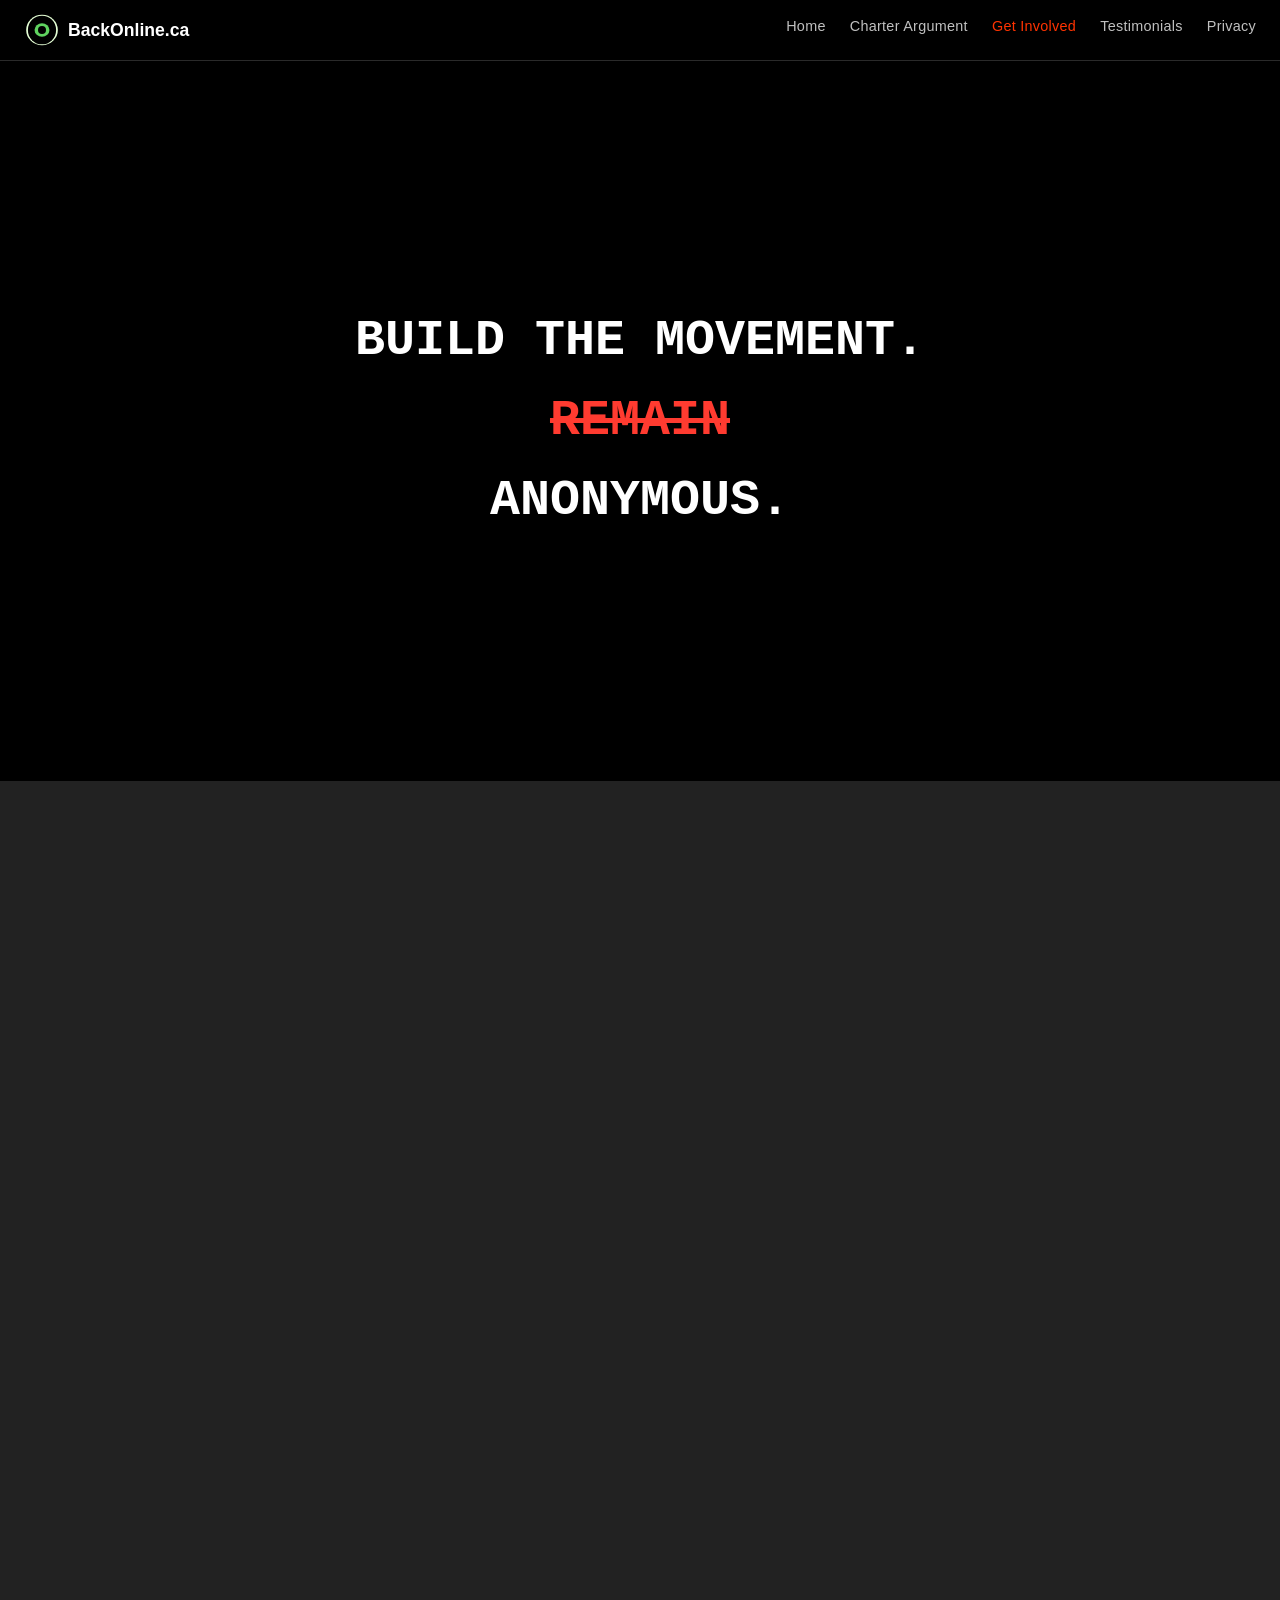
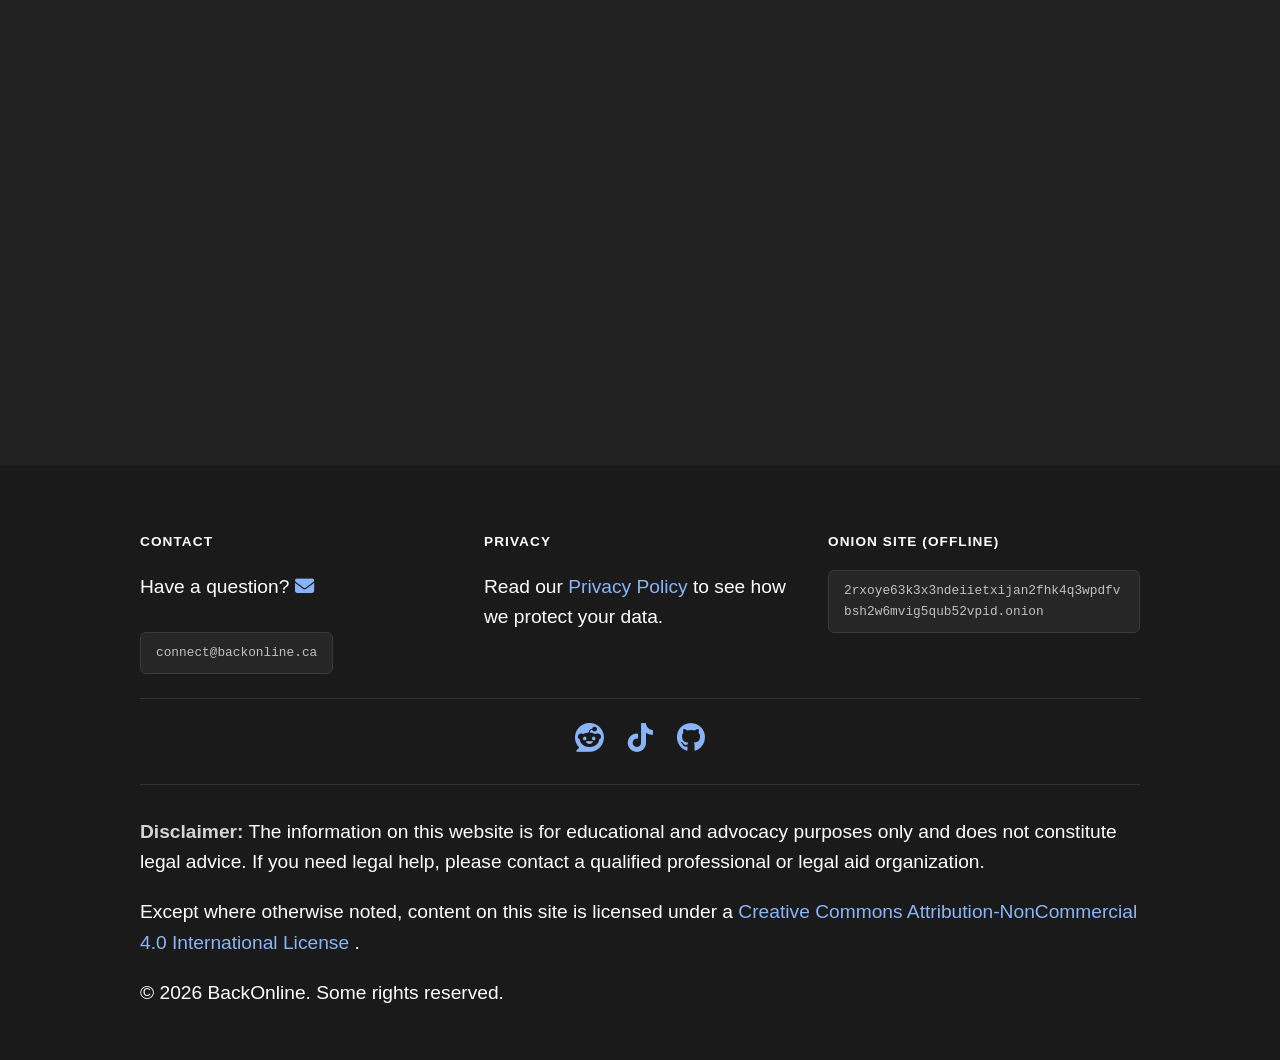
<file: getinvolved.html>
<!DOCTYPE html>
<html lang="en">
<head>
    <meta charset="UTF-8">
    <title>Get Involved | BackOnline</title>
    <link rel="stylesheet" href="styles.css">
    <link rel="stylesheet" href="getinvolved.css">
    <link rel="stylesheet" href="https://cdnjs.cloudflare.com/ajax/libs/font-awesome/6.4.0/css/all.min.css">
    <meta name="viewport" content="width=device-width, initial-scale=1.0">
    <link rel="icon" type="image/svg+xml" href="/images/logo.svg">
</head>
<body>

<noscript>
  <style>
    .reveal { opacity: 1 !important; transform: none !important; }
    .reveal h2, .reveal p, .reveal ul, .reveal details { opacity: 1 !important; transform: none !important; }
  </style>
  <div style="background-color: #333333; border-bottom: 2px solid #FF3B30; padding: 1rem; text-align: center; color: #ffffff;">
    <p style="margin: 0; font-weight: bold;">JavaScript is disabled</p>
    <p style="margin: 0.5rem 0 0; font-size: 0.95rem;">Most features work fine. Some interactive tools have direct links you can use instead.</p>
  </div>
</noscript>

<header class="site-header">
  <a href="index.html" class="logo-area">
    <img src="/images/logo.svg" alt="BackOnline logo" class="logo">
    <span class="brand-name">BackOnline.ca</span>
  </a>
  <button class="nav-toggle" id="nav-toggle" aria-label="Toggle navigation" aria-expanded="false">
    <span></span>
    <span></span>
    <span></span>
  </button>
  <nav>
    <ul class="site-nav" id="site-nav">
      <li><a href="index.html">Home</a></li>
      <li><a href="fullcharterargument.html">Charter Argument</a></li>
      <li><a href="getinvolved.html" class="nav-active">Get Involved</a></li>
      <li><a href="testimonials.html">Testimonials</a></li>
      <li><a href="privacypolicy.html">Privacy</a></li>
    </ul>
  </nav>
  <noscript>
    <nav class="site-nav-noscript">
      <ul class="site-nav-noscript-list">
        <li><a href="index.html">Home</a></li>
        <li><a href="fullcharterargument.html">Charter Argument</a></li>
        <li><a href="getinvolved.html" class="nav-active">Get Involved</a></li>
        <li><a href="testimonials.html">Testimonials</a></li>
        <li><a href="privacypolicy.html">Privacy</a></li>
      </ul>
    </nav>
  </noscript>
</header>

<h1 class="headline">
    BUILD THE MOVEMENT. <span class="secret">REMAIN</span> ANONYMOUS.
</h1>


<div class="message reveal">
    <h2>Join the Network</h2>
    <p>BackOnline is a grassroots, youth-led initiative. We operate without corporate backers, political parties, or centralized hierarchies. We rely entirely on code, collective strategy, and community action to defend digital privacy. You can contribute to this fight efficiently and safely under a pseudonym without ever compromising your personal identity.</p>
</div>

<div class="message reveal">
    <h2>Choose Your Track</h2>
    <p>Select an operational focus area where your technical or creative skills can make an immediate impact on the campaign:</p>

    <div class="card-item">
        <h3>Faceless Content Creation</h3>
        <p>Help us bypass gatekeepers and reach social media users directly within the spaces threatened by Bill C-34.</p>
        <ul>
            <li>Produce text-on-screen videos or animations for TikTok, YouTube Shorts, and Instagram Reels detailing age-verification flaws.</li>
            <li>Design clear, educational image carousels for Reddit community boards to explain data leakage risks.</li>
        </ul>
    </div>

    <div class="card-item">
        <h3>Open-Source Development</h3>
        <p>Refine our website</p>
        <ul>
            <li>Add new features or tools</li>
            <li>Draft or revise technical privacy handbooks detailing censorship-resistance and secure data-minimization practices.</li>
        </ul>
    </div>
</div>


</div>

<div class="message reveal">
    <h2>Want to Join?</h2>
    <p>Email us if you have any questions.</p>

  
</div>

<footer class="site-footer-vertical">
  <div class="footer-main">
    <div class="footer-item">
      <h4>Contact</h4>
      <p>Have a question? <a href="mailto:connect@backonline.ca"><i class="fas fa-envelope"></i></a></p>
      <code class="box">connect@backonline.ca</code>
    </div>

    <div class="footer-item">
      <h4>Privacy</h4>
      <p>Read our <a href="privacypolicy.html">Privacy Policy</a> to see how we protect your data.</p>
    </div>

    <div class="footer-item">
      <h4>Onion Site (Offline)</h4>
      <code class="box">2rxoye63k3x3ndeiietxijan2fhk4q3wpdfvbsh2w6mvig5qub52vpid.onion</code>
    </div>
  </div>

  <div class="social-icons">
    <a href="https://www.reddit.com/r/BackOnline/" title="Join us on Reddit" aria-label="Reddit">
      <i class="fab fa-reddit"></i>
    </a>
    <a href="https://www.tiktok.com/@backonline_ca" title="Follow us on TikTok" aria-label="TikTok">
      <i class="fab fa-tiktok"></i>
    </a>
    <a href="https://github.com/rylan49/BackOnline" title="View our code on GitHub" aria-label="GitHub">
      <i class="fab fa-github"></i>
    </a>
  </div>

  <hr class="footer-divider">

  <div class="footer-item disclaimer">
    <p><strong>Disclaimer:</strong> The information on this website is for educational and advocacy purposes only and does not constitute legal advice. If you need legal help, please contact a qualified professional or legal aid organization.</p>
  </div>

  <div class="footer-item copyright">
    <p>Except where otherwise noted, content on this site is licensed under a
      <a href="https://creativecommons.org/licenses/by-nc/4.0/" target="_blank" rel="noopener noreferrer">
        Creative Commons Attribution-NonCommercial 4.0 International License
      </a>.
    </p>
    <p>© 2026 BackOnline. Some rights reserved.</p>
  </div>
</footer>

</body>
</html>
</file>
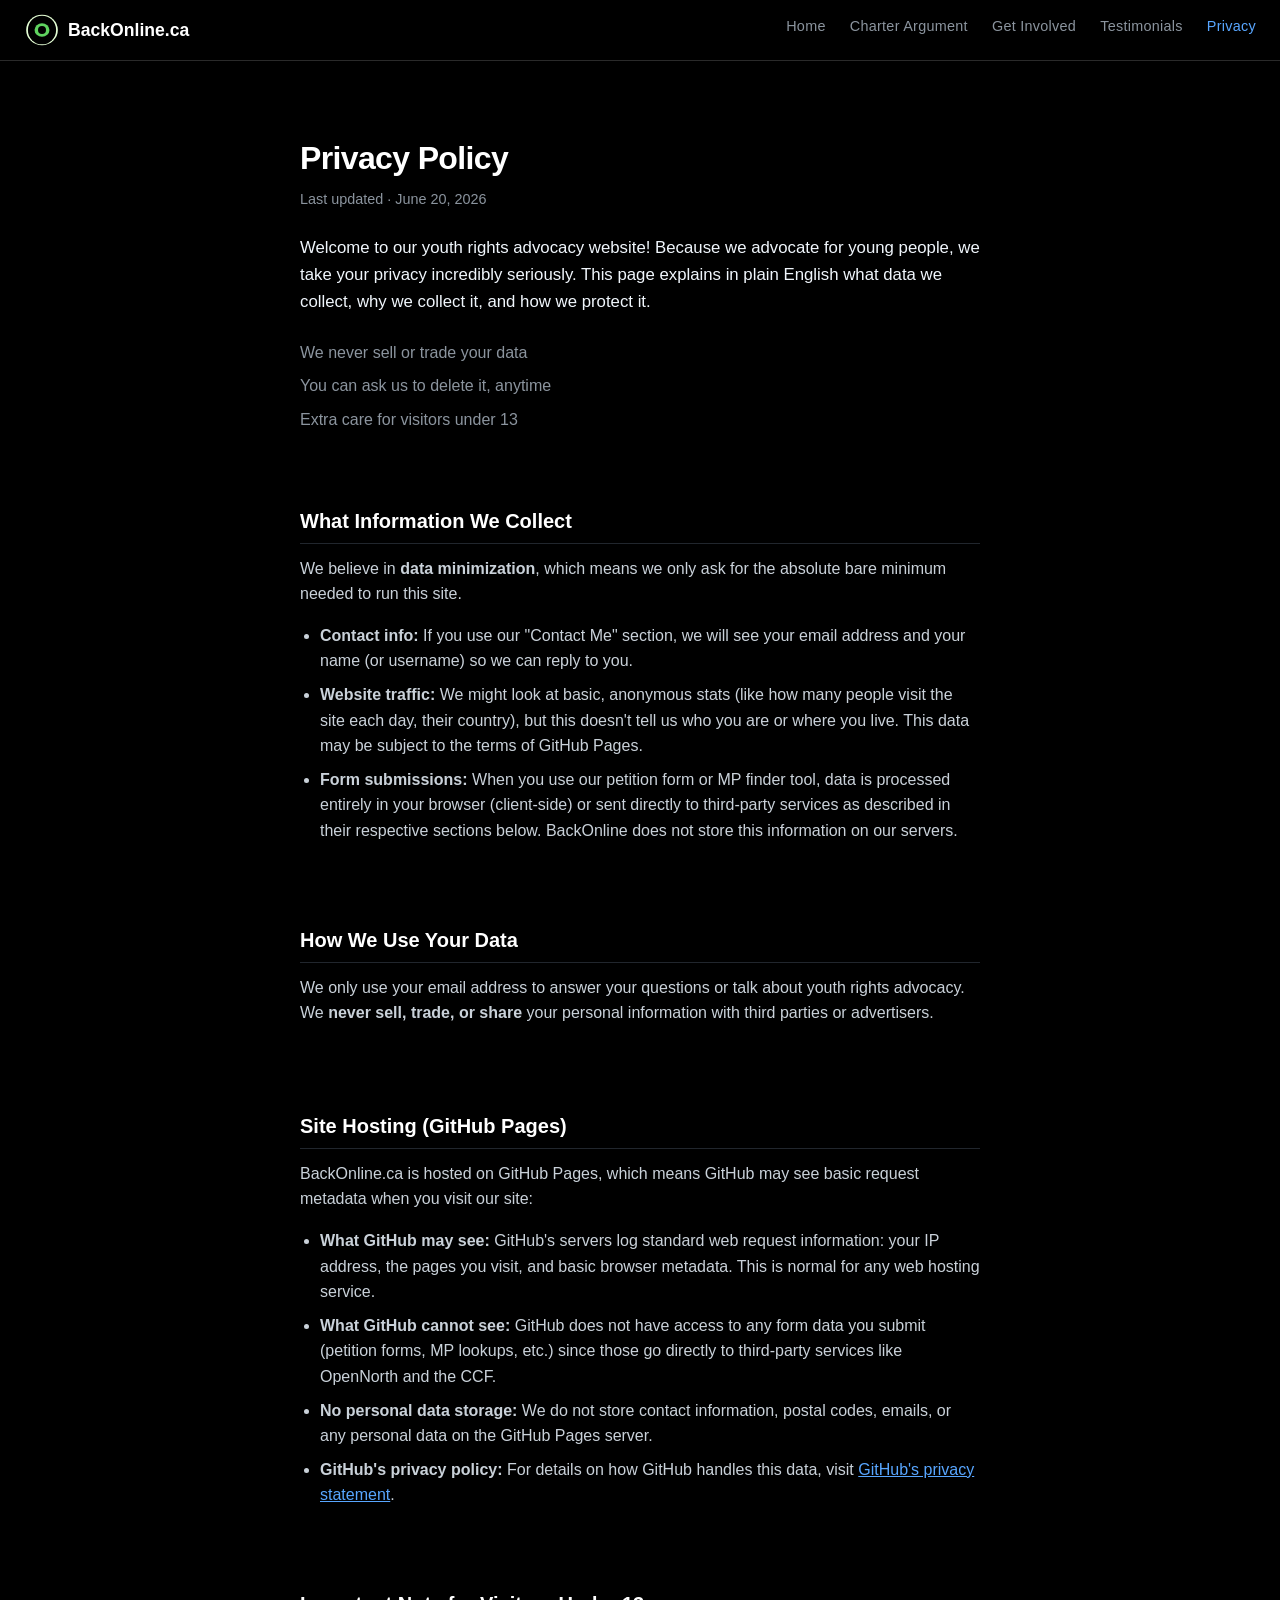
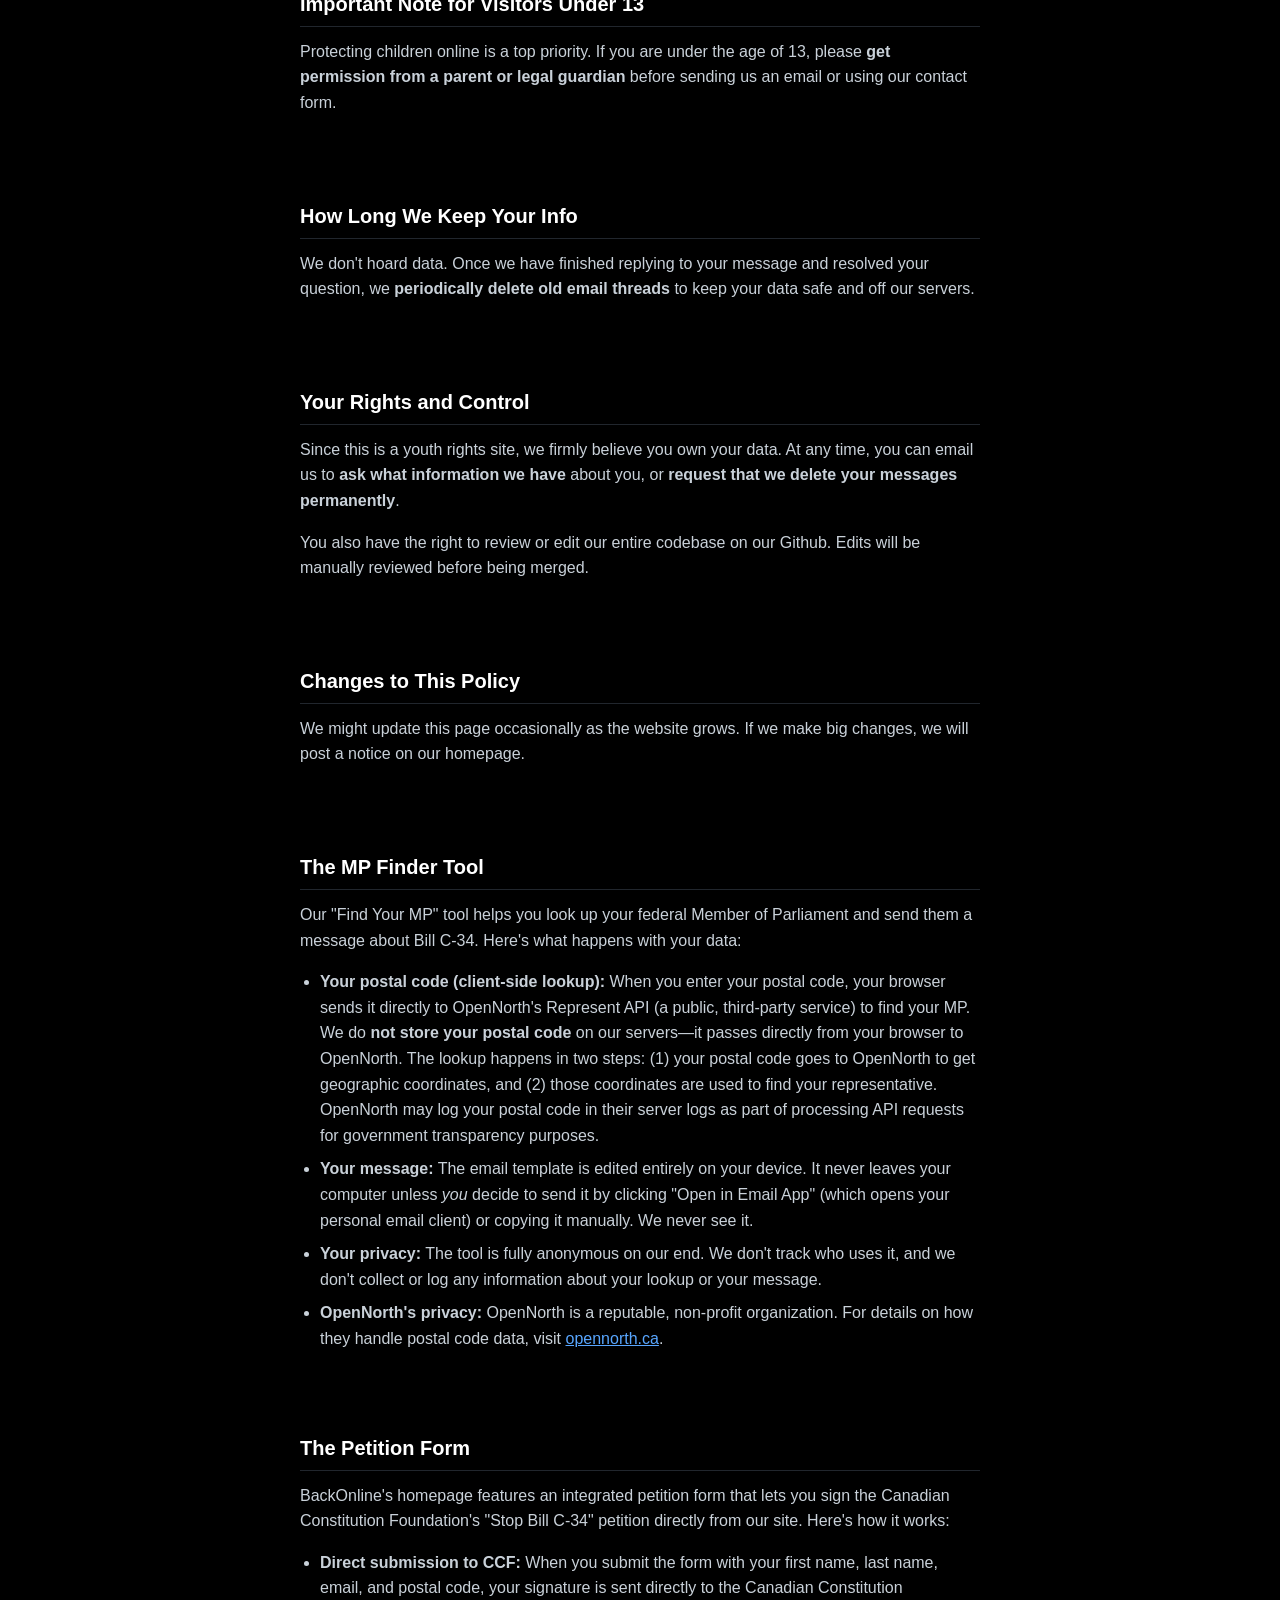
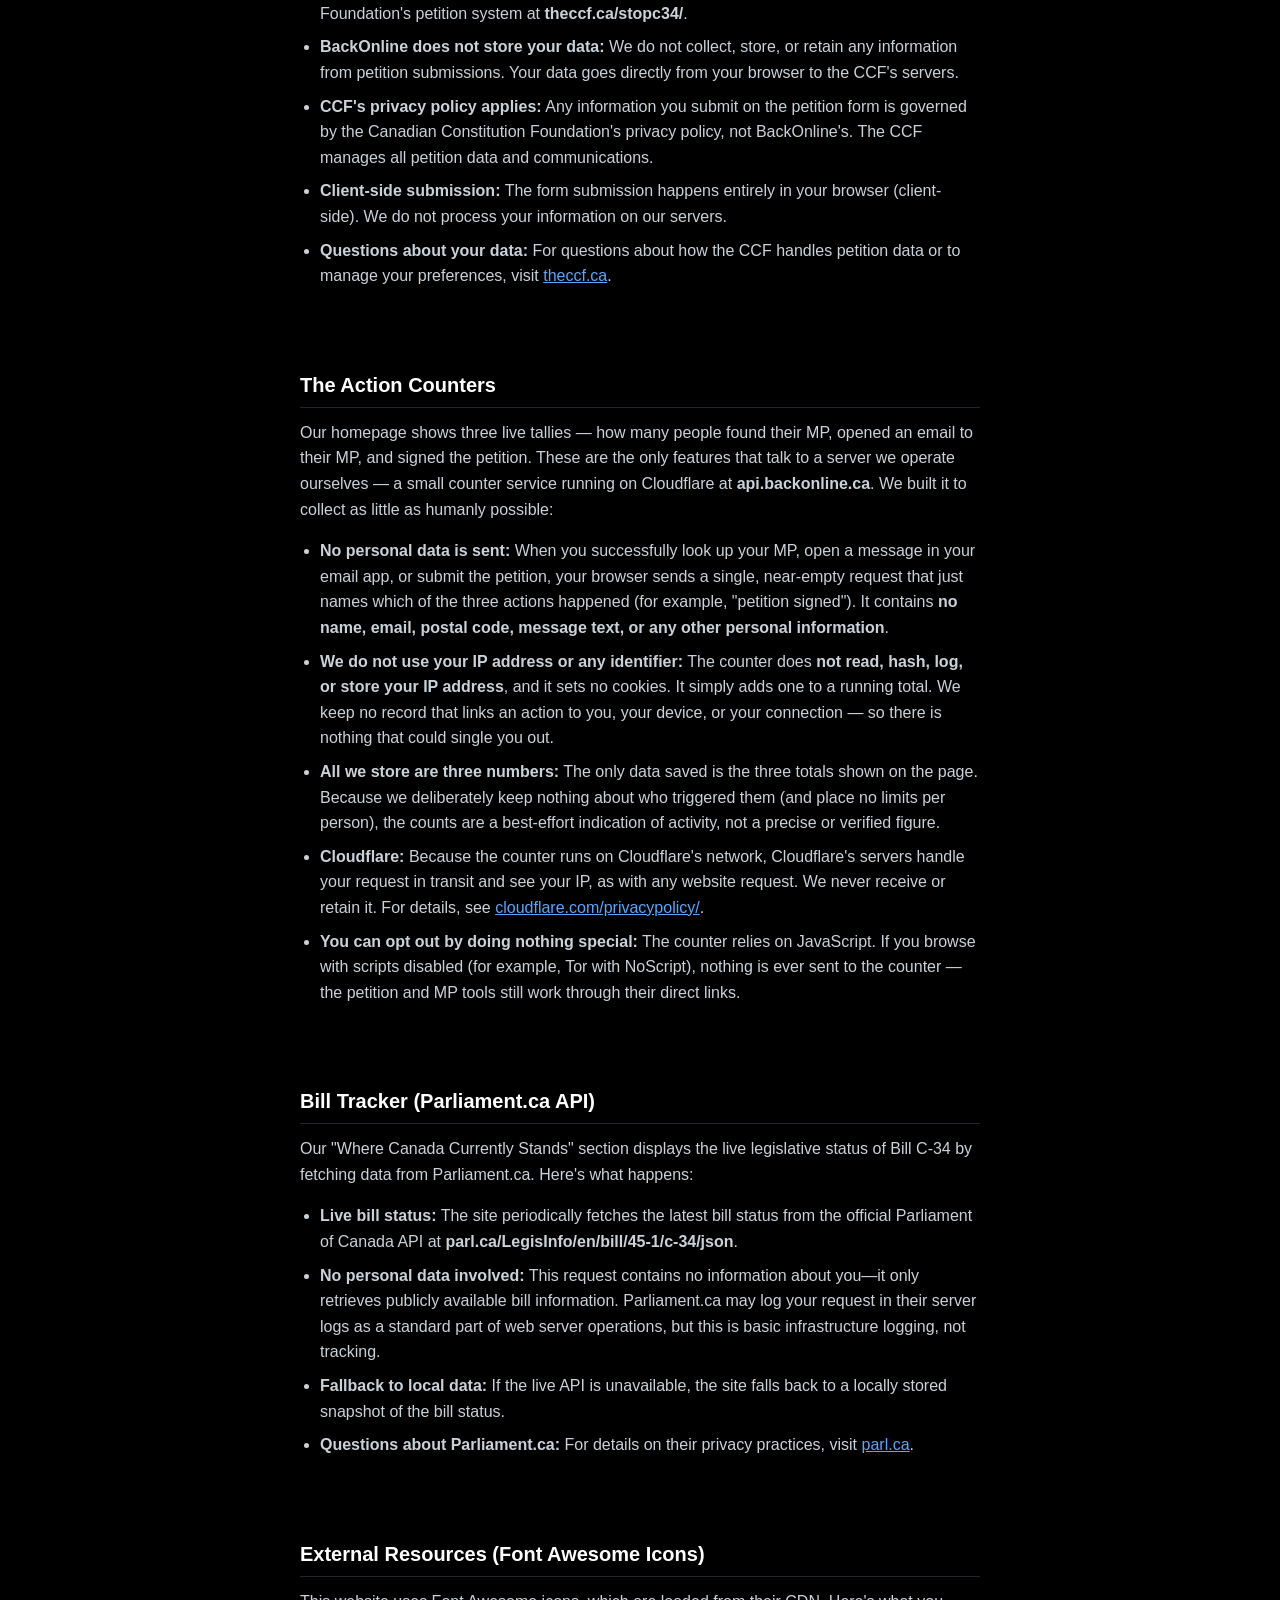
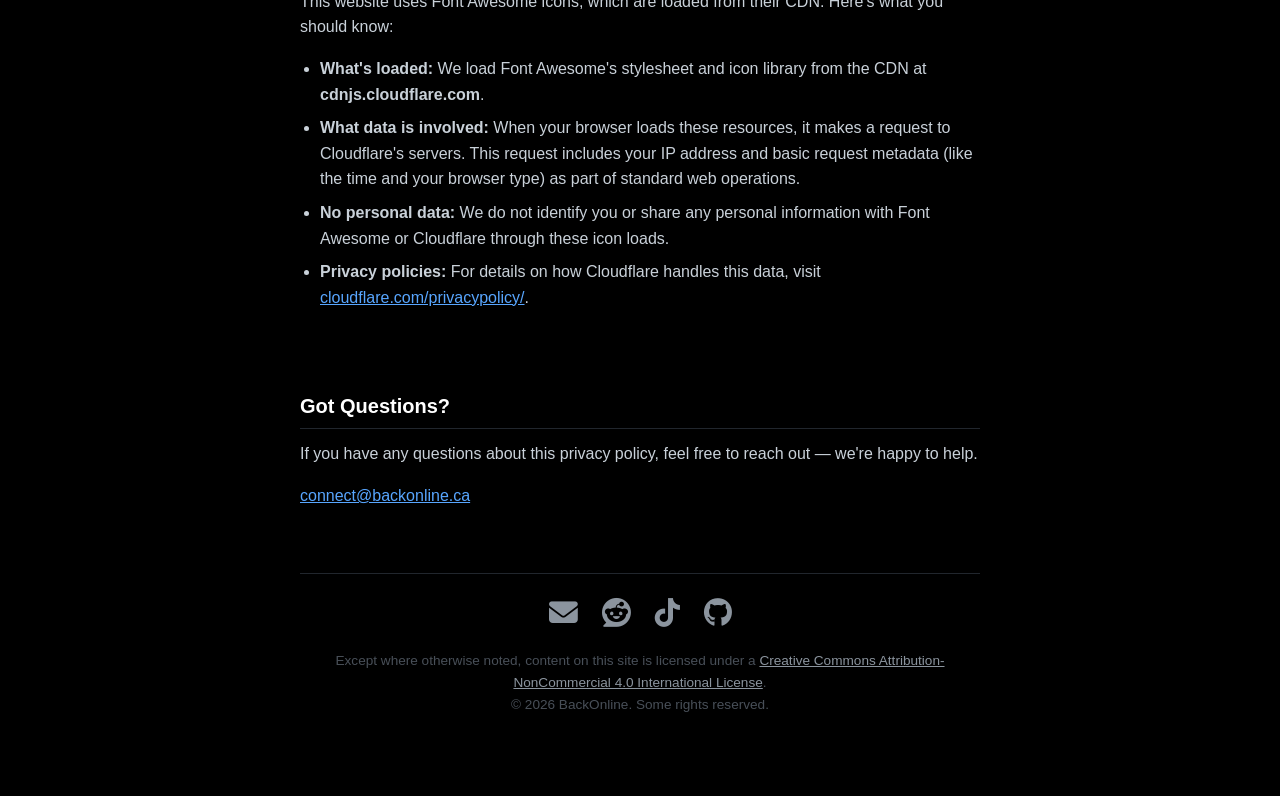
<file: privacypolicy.html>
<!DOCTYPE html>
<html lang="en">
<head>
  <meta charset="UTF-8">
  <meta name="viewport" content="width=device-width, initial-scale=1.0">
  <meta name="referrer" content="no-referrer">
  <title>Privacy Policy | BackOnline</title>
  <link rel="stylesheet" href="privacypolicy.css">
  <link rel="stylesheet" href="https://cdnjs.cloudflare.com/ajax/libs/font-awesome/6.4.0/css/all.min.css">
</head>
<body>

<noscript>
  <style>
    .reveal { opacity: 1 !important; transform: none !important; }
    .reveal h2, .reveal p, .reveal ul, .reveal details { opacity: 1 !important; transform: none !important; }
  </style>
  <div style="background-color: #333333; border-bottom: 2px solid #FF3B30; padding: 1rem; text-align: center; color: #ffffff;">
    <p style="margin: 0; font-weight: bold;">JavaScript is disabled</p>
    <p style="margin: 0.5rem 0 0; font-size: 0.95rem;">Most features work fine. Some interactive tools have direct links you can use instead.</p>
  </div>
</noscript>

<header class="site-header">
  <a href="index.html" class="logo-area">
    <img src="images/logo.svg" alt="BackOnline logo" class="logo">
    <span class="brand-name">BackOnline.ca</span>
  </a>
  <button class="nav-toggle" id="nav-toggle" aria-label="Toggle navigation" aria-expanded="false">
    <span></span>
    <span></span>
    <span></span>
  </button>
  <nav>
    <ul class="site-nav" id="site-nav">
      <li><a href="index.html">Home</a></li>
      <li><a href="fullcharterargument.html">Charter Argument</a></li>
      <li><a href="getinvolved.html">Get Involved</a></li>
      <li><a href="testimonials.html">Testimonials</a></li>
      <li><a href="privacypolicy.html" class="nav-active">Privacy</a></li>
    </ul>
  </nav>
  <noscript>
    <nav class="site-nav-noscript">
      <ul class="site-nav-noscript-list">
        <li><a href="index.html">Home</a></li>
        <li><a href="fullcharterargument.html">Charter Argument</a></li>
        <li><a href="getinvolved.html">Get Involved</a></li>
        <li><a href="testimonials.html">Testimonials</a></li>
        <li><a href="privacypolicy.html" class="nav-active">Privacy</a></li>
      </ul>
    </nav>
  </noscript>
</header>

  <main class="privacy-container">

    <header class="privacy-header">
      <h1 class="privacy-title">Privacy Policy</h1>
      <p class="privacy-date">Last updated · June 20, 2026</p>

      <p class="privacy-intro">
        Welcome to our youth rights advocacy website! Because we advocate for young people, we take your privacy incredibly seriously. This page explains in plain English what data we collect, why we collect it, and how we protect it.
      </p>

      <ul class="promise-strip">
        <li>We never sell or trade your data</li>
        <li>You can ask us to delete it, anytime</li>
        <li>Extra care for visitors under 13</li>
      </ul>
    </header>

    <div class="sections-grid">

      <article class="privacy-section">
        <div class="section-body">
          <h2 class="section-title">What Information We Collect</h2>
          <p>We believe in <strong>data minimization</strong>, which means we only ask for the absolute bare minimum needed to run this site.</p>
          <ul>
            <li><strong>Contact info:</strong> If you use our "Contact Me" section, we will see your email address and your name (or username) so we can reply to you.</li>
            <li><strong>Website traffic:</strong> We might look at basic, anonymous stats (like how many people visit the site each day, their country), but this doesn't tell us who you are or where you live. This data may be subject to the terms of GitHub Pages.</li>
            <li><strong>Form submissions:</strong> When you use our petition form or MP finder tool, data is processed entirely in your browser (client-side) or sent directly to third-party services as described in their respective sections below. BackOnline does not store this information on our servers.</li>
          </ul>
        </div>
      </article>

      <article class="privacy-section">
        <div class="section-body">
          <h2 class="section-title">How We Use Your Data</h2>
          <p>We only use your email address to answer your questions or talk about youth rights advocacy. We <strong>never sell, trade, or share</strong> your personal information with third parties or advertisers.</p>
        </div>
      </article>

      <article class="privacy-section">
        <div class="section-body">
          <h2 class="section-title">Site Hosting (GitHub Pages)</h2>
          <p>BackOnline.ca is hosted on GitHub Pages, which means GitHub may see basic request metadata when you visit our site:</p>
          <ul>
            <li><strong>What GitHub may see:</strong> GitHub's servers log standard web request information: your IP address, the pages you visit, and basic browser metadata. This is normal for any web hosting service.</li>
            <li><strong>What GitHub cannot see:</strong> GitHub does not have access to any form data you submit (petition forms, MP lookups, etc.) since those go directly to third-party services like OpenNorth and the CCF.</li>
            <li><strong>No personal data storage:</strong> We do not store contact information, postal codes, emails, or any personal data on the GitHub Pages server.</li>
            <li><strong>GitHub's privacy policy:</strong> For details on how GitHub handles this data, visit <a href="https://docs.github.com/en/site-policy/privacy-policies/github-privacy-statement" target="_blank" rel="noopener">GitHub's privacy statement</a>.</li>
          </ul>
        </div>
      </article>

      <article class="privacy-section">
        <div class="section-body">
          <h2 class="section-title">Important Note for Visitors Under 13</h2>
          <p>Protecting children online is a top priority. If you are under the age of 13, please <strong>get permission from a parent or legal guardian</strong> before sending us an email or using our contact form.</p>
        </div>
      </article>

      <article class="privacy-section">
        <div class="section-body">
          <h2 class="section-title">How Long We Keep Your Info</h2>
          <p>We don't hoard data. Once we have finished replying to your message and resolved your question, we <strong>periodically delete old email threads</strong> to keep your data safe and off our servers.</p>
        </div>
      </article>

      <article class="privacy-section">
        <div class="section-body">
          <h2 class="section-title">Your Rights and Control</h2>
          <p>Since this is a youth rights site, we firmly believe you own your data. At any time, you can email us to <strong>ask what information we have</strong> about you, or <strong>request that we delete your messages permanently</strong>.</p>
          <p>You also have the right to review or edit our entire codebase on our Github. Edits will be manually reviewed before being merged.</p>
        </div>
      </article>

      <article class="privacy-section">
        <div class="section-body">
          <h2 class="section-title">Changes to This Policy</h2>
          <p>We might update this page occasionally as the website grows. If we make big changes, we will post a notice on our homepage.</p>
        </div>
      </article>

      <article class="privacy-section">
        <div class="section-body">
          <h2 class="section-title">The MP Finder Tool</h2>
          <p>Our "Find Your MP" tool helps you look up your federal Member of Parliament and send them a message about Bill C-34. Here's what happens with your data:</p>
          <ul>
            <li><strong>Your postal code (client-side lookup):</strong> When you enter your postal code, your browser sends it directly to OpenNorth's Represent API (a public, third-party service) to find your MP. We do <strong>not store your postal code</strong> on our servers—it passes directly from your browser to OpenNorth. The lookup happens in two steps: (1) your postal code goes to OpenNorth to get geographic coordinates, and (2) those coordinates are used to find your representative. OpenNorth may log your postal code in their server logs as part of processing API requests for government transparency purposes.</li>
            <li><strong>Your message:</strong> The email template is edited entirely on your device. It never leaves your computer unless <em>you</em> decide to send it by clicking "Open in Email App" (which opens your personal email client) or copying it manually. We never see it.</li>
            <li><strong>Your privacy:</strong> The tool is fully anonymous on our end. We don't track who uses it, and we don't collect or log any information about your lookup or your message.</li>
            <li><strong>OpenNorth's privacy:</strong> OpenNorth is a reputable, non-profit organization. For details on how they handle postal code data, visit <a href="https://www.opennorth.ca/" target="_blank" rel="noopener">opennorth.ca</a>.</li>
          </ul>
        </div>
      </article>

      <article class="privacy-section">
        <div class="section-body">
          <h2 class="section-title">The Petition Form</h2>
          <p>BackOnline's homepage features an integrated petition form that lets you sign the Canadian Constitution Foundation's "Stop Bill C-34" petition directly from our site. Here's how it works:</p>
          <ul>
            <li><strong>Direct submission to CCF:</strong> When you submit the form with your first name, last name, email, and postal code, your signature is sent directly to the Canadian Constitution Foundation's petition system at <strong>theccf.ca/stopc34/</strong>.</li>
            <li><strong>BackOnline does not store your data:</strong> We do not collect, store, or retain any information from petition submissions. Your data goes directly from your browser to the CCF's servers.</li>
            <li><strong>CCF's privacy policy applies:</strong> Any information you submit on the petition form is governed by the Canadian Constitution Foundation's privacy policy, not BackOnline's. The CCF manages all petition data and communications.</li>
            <li><strong>Client-side submission:</strong> The form submission happens entirely in your browser (client-side). We do not process your information on our servers.</li>
            <li><strong>Questions about your data:</strong> For questions about how the CCF handles petition data or to manage your preferences, visit <a href="https://theccf.ca/" target="_blank" rel="noopener">theccf.ca</a>.</li>
          </ul>
        </div>
      </article>

      <article class="privacy-section">
        <div class="section-body">
          <h2 class="section-title">The Action Counters</h2>
          <p>Our homepage shows three live tallies — how many people found their MP, opened an email to their MP, and signed the petition. These are the only features that talk to a server we operate ourselves — a small counter service running on Cloudflare at <strong>api.backonline.ca</strong>. We built it to collect as little as humanly possible:</p>
          <ul>
            <li><strong>No personal data is sent:</strong> When you successfully look up your MP, open a message in your email app, or submit the petition, your browser sends a single, near-empty request that just names which of the three actions happened (for example, "petition signed"). It contains <strong>no name, email, postal code, message text, or any other personal information</strong>.</li>
            <li><strong>We do not use your IP address or any identifier:</strong> The counter does <strong>not read, hash, log, or store your IP address</strong>, and it sets no cookies. It simply adds one to a running total. We keep no record that links an action to you, your device, or your connection — so there is nothing that could single you out.</li>
            <li><strong>All we store are three numbers:</strong> The only data saved is the three totals shown on the page. Because we deliberately keep nothing about who triggered them (and place no limits per person), the counts are a best-effort indication of activity, not a precise or verified figure.</li>
            <li><strong>Cloudflare:</strong> Because the counter runs on Cloudflare's network, Cloudflare's servers handle your request in transit and see your IP, as with any website request. We never receive or retain it. For details, see <a href="https://www.cloudflare.com/privacypolicy/" target="_blank" rel="noopener">cloudflare.com/privacypolicy/</a>.</li>
            <li><strong>You can opt out by doing nothing special:</strong> The counter relies on JavaScript. If you browse with scripts disabled (for example, Tor with NoScript), nothing is ever sent to the counter — the petition and MP tools still work through their direct links.</li>
          </ul>
        </div>
      </article>

      <article class="privacy-section">
        <div class="section-body">
          <h2 class="section-title">Bill Tracker (Parliament.ca API)</h2>
          <p>Our "Where Canada Currently Stands" section displays the live legislative status of Bill C-34 by fetching data from Parliament.ca. Here's what happens:</p>
          <ul>
            <li><strong>Live bill status:</strong> The site periodically fetches the latest bill status from the official Parliament of Canada API at <strong>parl.ca/LegisInfo/en/bill/45-1/c-34/json</strong>.</li>
            <li><strong>No personal data involved:</strong> This request contains no information about you—it only retrieves publicly available bill information. Parliament.ca may log your request in their server logs as a standard part of web server operations, but this is basic infrastructure logging, not tracking.</li>
            <li><strong>Fallback to local data:</strong> If the live API is unavailable, the site falls back to a locally stored snapshot of the bill status.</li>
            <li><strong>Questions about Parliament.ca:</strong> For details on their privacy practices, visit <a href="https://www.parl.ca/" target="_blank" rel="noopener">parl.ca</a>.</li>
          </ul>
        </div>
      </article>

      <article class="privacy-section">
        <div class="section-body">
          <h2 class="section-title">External Resources (Font Awesome Icons)</h2>
          <p>This website uses Font Awesome icons, which are loaded from their CDN. Here's what you should know:</p>
          <ul>
            <li><strong>What's loaded:</strong> We load Font Awesome's stylesheet and icon library from the CDN at <strong>cdnjs.cloudflare.com</strong>.</li>
            <li><strong>What data is involved:</strong> When your browser loads these resources, it makes a request to Cloudflare's servers. This request includes your IP address and basic request metadata (like the time and your browser type) as part of standard web operations.</li>
            <li><strong>No personal data:</strong> We do not identify you or share any personal information with Font Awesome or Cloudflare through these icon loads.</li>
            <li><strong>Privacy policies:</strong> For details on how Cloudflare handles this data, visit <a href="https://www.cloudflare.com/privacypolicy/" target="_blank" rel="noopener">cloudflare.com/privacypolicy/</a>.</li>
          </ul>
        </div>
      </article>

      <article class="privacy-section">
        <div class="section-body">
          <h2 class="section-title">Got Questions?</h2>
          <p>If you have any questions about this privacy policy, feel free to reach out — we're happy to help.</p>
          <a class="contact-button" href="mailto:connect@backonline.ca">
            connect@backonline.ca
          </a>
        </div>
      </article>

    </div>

    <footer class="site-footer">
      <div class="social-icons">
        <a href="mailto:connect@backonline.ca" title="Email us" aria-label="Email">
          <i class="fas fa-envelope"></i>
        </a>
        <a href="https://www.reddit.com/r/BackOnline/" title="Join us on Reddit" aria-label="Reddit">
          <i class="fab fa-reddit"></i>
        </a>
        <a href="https://www.tiktok.com/@backonline_ca" title="Follow us on TikTok" aria-label="TikTok">
          <i class="fab fa-tiktok"></i>
        </a>
        <a href="https://github.com/rylan49/BackOnline" title="View our code on GitHub" aria-label="GitHub">
          <i class="fab fa-github"></i>
        </a>
      </div>
      <p>
        Except where otherwise noted, content on this site is licensed under a
        <a href="https://creativecommons.org/licenses/by-nc/4.0/" target="_blank" rel="noopener noreferrer">Creative Commons Attribution-NonCommercial 4.0 International License</a>.
        <br>
        © 2026 BackOnline. Some rights reserved.
      </p>
    </footer>

  </main>

</body>
</html>
</file>
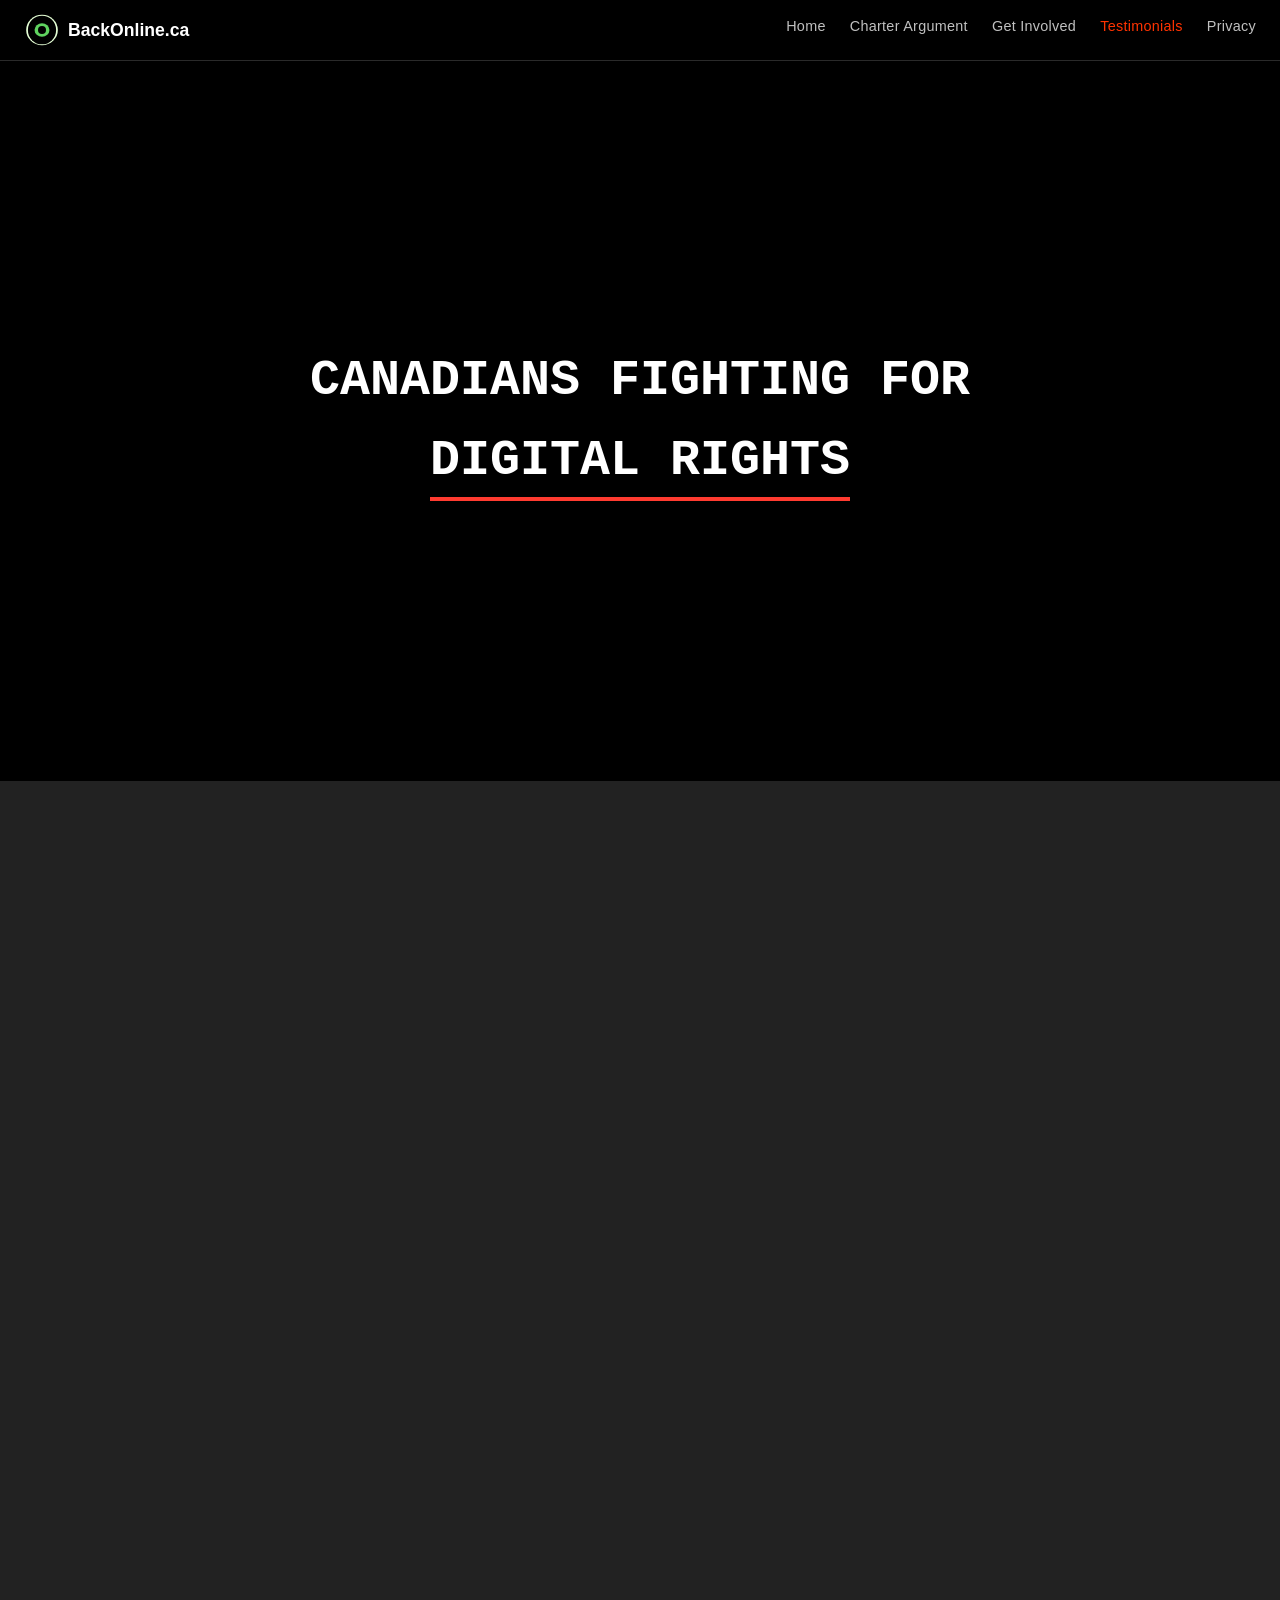
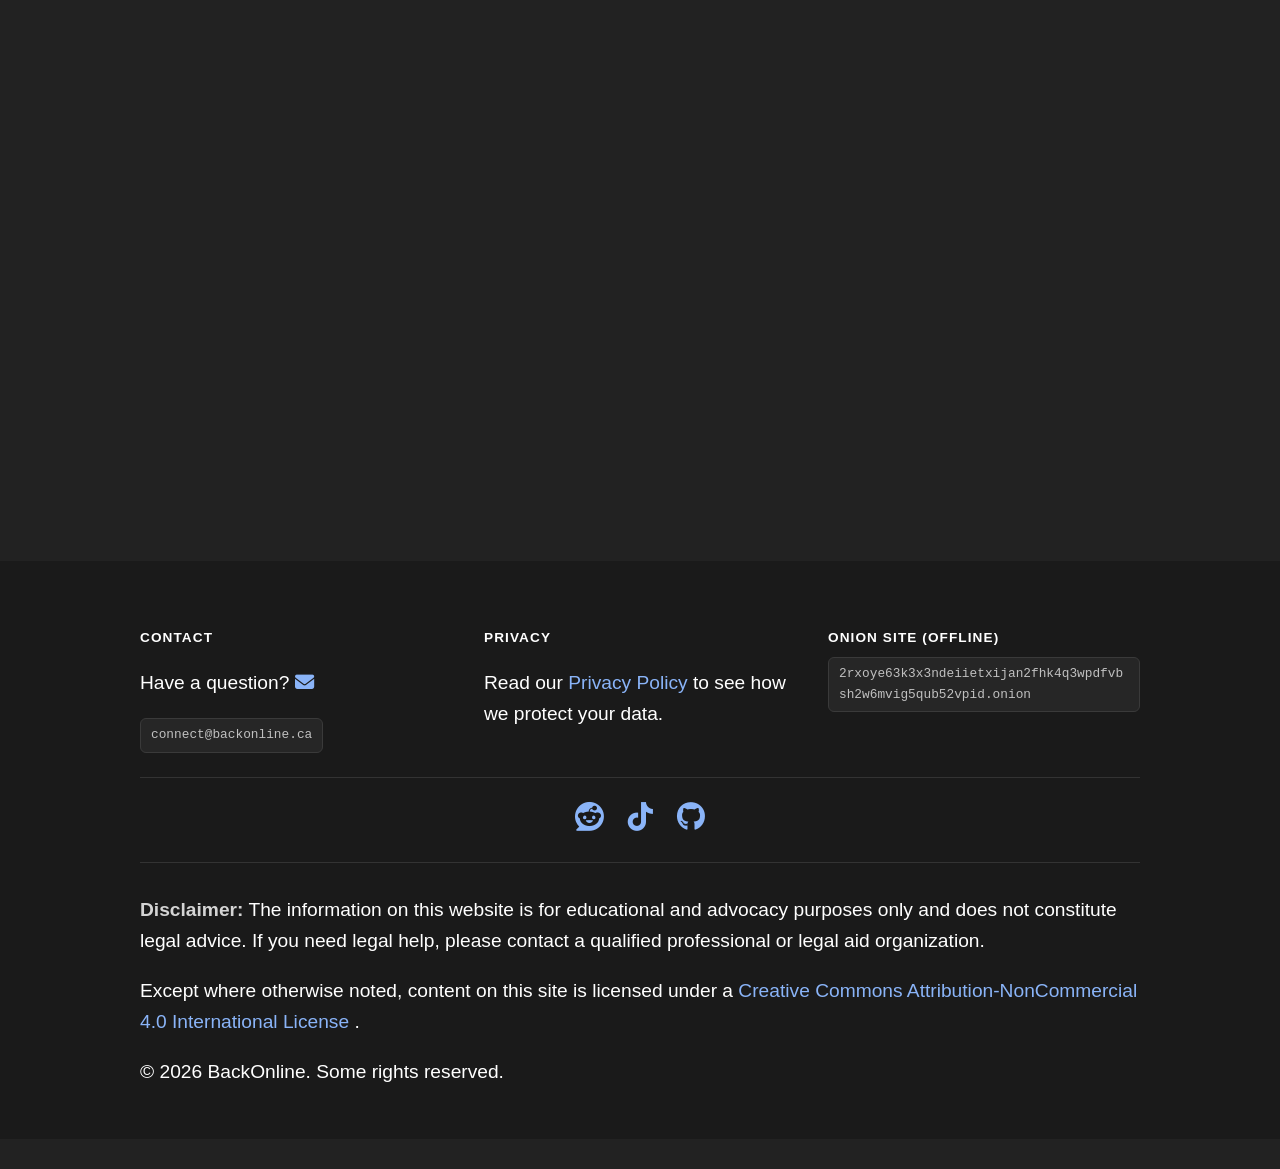
<file: testimonials.html>
<!DOCTYPE html>
<html lang="en">
<head>
    <meta charset="UTF-8">
    <title>Testimonials | BackOnline</title>
    <link rel="stylesheet" href="styles.css">
    <link rel="stylesheet" href="https://cdnjs.cloudflare.com/ajax/libs/font-awesome/6.4.0/css/all.min.css">
    <meta name="viewport" content="width=device-width, initial-scale=1.0">
    <link rel="icon" type="image/svg+xml" href="/images/logo.svg">
    <meta name="description" content="Hear from young Canadians fighting for digital rights.">
</head>
<body>

<noscript>
  <style>
    .reveal { opacity: 1 !important; transform: none !important; }
    .reveal h2, .reveal p, .reveal ul, .reveal details { opacity: 1 !important; transform: none !important; }
    .testimonial-card { opacity: 1 !important; transform: none !important; }
  </style>
  <div style="background-color: #333333; border-bottom: 2px solid #FF3B30; padding: 1rem; text-align: center; color: #ffffff;">
    <p style="margin: 0; font-weight: bold;">JavaScript is disabled</p>
    <p style="margin: 0.5rem 0 0; font-size: 0.95rem;">Most features work fine. Some interactive tools have direct links you can use instead.</p>
  </div>
</noscript>

<header class="site-header">
  <a href="index.html" class="logo-area">
    <img src="/images/logo.svg" alt="BackOnline logo" class="logo">
    <span class="brand-name">BackOnline.ca</span>
  </a>
  <button class="nav-toggle" id="nav-toggle" aria-label="Toggle navigation" aria-expanded="false">
    <span></span>
    <span></span>
    <span></span>
  </button>
  <nav>
    <ul class="site-nav" id="site-nav">
      <li><a href="index.html">Home</a></li>
      <li><a href="fullcharterargument.html">Charter Argument</a></li>
      <li><a href="getinvolved.html">Get Involved</a></li>
      <li><a href="testimonials.html" class="nav-active">Testimonials</a></li>
      <li><a href="privacypolicy.html">Privacy</a></li>
    </ul>
  </nav>
  <noscript>
    <nav class="site-nav-noscript">
      <ul class="site-nav-noscript-list">
        <li><a href="index.html">Home</a></li>
        <li><a href="fullcharterargument.html">Charter Argument</a></li>
        <li><a href="getinvolved.html">Get Involved</a></li>
        <li><a href="testimonials.html" class="nav-active">Testimonials</a></li>
        <li><a href="privacypolicy.html">Privacy</a></li>
      </ul>
    </nav>
  </noscript>
</header>

<h1 class="headline">
    CANADIANS FIGHTING FOR <span class="underline-animate">DIGITAL RIGHTS</span>
</h1>

<div class="lower-section">

<div class="message reveal">
    <h2>Their Stories Matter</h2>
    <p>Bill C-34 threatens the digital freedom of millions of Canadian youth and anonymity of everyone. Here's what people across the country are saying about the proposed ban on social media.</p>
</div>

<div class="testimonials-grid">
  <div class="testimonial-card reveal">
    <div class="testimonial-quote">
      <p>"Where do they draw the line? Is discord a social media(probably)? How about roblox? What about steam? Every platform is trying to be a social media, look at Spotify. 

Is there a way to protect kids without taking away everyone’s privacy?"</p>
    </div>
    <div class="testimonial-meta">
      <strong>— NuclearHateLizard</strong>
      <span>Reddit</span>
    </div>
  </div>

  <div class="testimonial-card reveal">
    <div class="testimonial-quote">
      <p>"
the kids who do bypass the filter [will] be in a space full of adults and without their peers. 

That's a can of worms on its own. "</p>
    </div>
    <div class="testimonial-meta">
      <strong>— AileStrike</strong>
      <span>Reddit</span>
    </div>
  </div>

  <div class="testimonial-card reveal">
    <div class="testimonial-quote">
      <p>Want your opinion added? Send it to us!</p>
    </div>
    <div class=testimonial-meta">
      <strong>—  </strong>
      <span>connect@backonline.ca</span>
    </div>
  </div>

  <div class="testimonial-card reveal">
    <div class="testimonial-quote">
      <p>"We aren't going to ban our way out of the problems caused by these platforms. It isn't like cigarettes or booze where you can expect a reliable gatekeeper at least some of the time.


"</p>
    </div>
    <div class="testimonial-meta">
      <strong>— Hoss-Bonaventure_ZERO</strong>
      <span>Reddit</span>
    </div>
  </div>

  <div class="testimonial-card reveal">
    <div class="testimonial-quote">
      <p>"This is nothing but a blatant attempt to force people to link their real IDs to their online identity (which is anon for good reason). If nothing else, this is identity fraud extravaganza for any criminal group out there given security is by no means consistent across platforms but now ALL platforms will be required to keep your information.


"</p>
    </div>
    <div class="testimonial-meta">
      <strong>— swpz01</strong>
      <span>Reddit</span>
    </div>
  </div>

  <div class="testimonial-card reveal">
    <div class="testimonial-quote">
      <p>"The biggest question I have is how? I see the liberal talking points. They talk about what they aim to achieve and what the goal is. I don’t think I’ve heard a single proposition on how it will be done or enforced.

It’s like saying “we’re going to the moon today” but we haven’t even built the space ship yet..."</p>
    </div>
    <div class="testimonial-meta">
      <strong>— LurkerGarry</strong>
      <span>Prince Edward Island</span>
    </div>
  </div>
</div>

<div class="message reveal">
    <h2>Join the Movement</h2>
    <p>Your voice matters. Whether you're a teenager concerned about your digital rights, a parent supporting young people's autonomy, or an educator worried about censorship, <strong>we need you.</strong></p>
    <div class="btn-row">
      <a href="getinvolved.html" class="skip-btn">Get Involved</a>
      <a href="index.html#mp-tool" class="skip-btn">Contact Your MP</a>
    </div>
</div>

<footer class="site-footer-vertical">
  <div class="footer-main">
    <div class="footer-item">
      <h4>Contact</h4>
      <p>Have a question? <a href="mailto:connect@backonline.ca"><i class="fas fa-envelope"></i></a></p>
      <code class="box">connect@backonline.ca</code>
    </div>

    <div class="footer-item">
      <h4>Privacy</h4>
      <p>Read our <a href="privacypolicy.html">Privacy Policy</a> to see how we protect your data.</p>
    </div>

    <div class="footer-item">
      <h4>Onion Site (Offline)</h4>
      <code class="box">2rxoye63k3x3ndeiietxijan2fhk4q3wpdfvbsh2w6mvig5qub52vpid.onion</code>
    </div>
  </div>

  <div class="social-icons">
    <a href="https://www.reddit.com/r/BackOnline/" title="Join us on Reddit" aria-label="Reddit">
      <i class="fab fa-reddit"></i>
    </a>
    <a href="https://www.tiktok.com/@backonline_ca" title="Follow us on TikTok" aria-label="TikTok">
      <i class="fab fa-tiktok"></i>
    </a>
    <a href="https://github.com/rylan49/BackOnline" title="View our code on GitHub" aria-label="GitHub">
      <i class="fab fa-github"></i>
    </a>
  </div>

  <hr class="footer-divider">

  <div class="footer-item disclaimer">
    <p><strong>Disclaimer:</strong> The information on this website is for educational and advocacy purposes only and does not constitute legal advice. If you need legal help, please contact a qualified professional or legal aid organization.</p>
  </div>

  <div class="footer-item copyright">
    <p>Except where otherwise noted, content on this site is licensed under a
      <a href="https://creativecommons.org/licenses/by-nc/4.0/" target="_blank" rel="noopener noreferrer">
        Creative Commons Attribution-NonCommercial 4.0 International License
      </a>.
    </p>
    <p>© 2026 BackOnline. Some rights reserved.</p>
  </div>
</footer>

</div>

</body>
</html>
</file>
<file: styles.css>
/* ============================================================
   BackOnline — Global Stylesheet
   ============================================================ */

/* 1. Reset & Base
   ------------------------------------------------------------ */
* {
    box-sizing: border-box; /* include padding in width calculations */
}

body {
    background-color: #222222;   /* dark grey */
    color: #ffffff;              /* white body text */
    font-family: 'Inter', -apple-system, BlinkMacSystemFont, "Segoe UI", Roboto, Helvetica, Arial, sans-serif;
    line-height: 1.6;
    margin: 0;
    padding: 0;
    overflow-x: hidden;          /* stop horizontal shake */
}

/* 2. Typography
   ------------------------------------------------------------ */
h1 {
    color: #ffffff;
    text-align: left;
    font-family: monospace;
    font-size: 50px;
}

h2 {                              /* red headers */
    color: #FF3B30;
    font-size: 2rem;
    margin-bottom: 1rem;
}

h3 { color: #ffffff; }
h6 { color: #37ff00; }

p {
    color: #ffffff;
    font-family: Helvetica;
    font-size: 1.2rem;
}

span    { color: #ffffff; }
summary { color: #ffffff; }
a       { color: aquamarine; font-family: Helvetica; }

ol { text-align: left; }
ul { margin-top: 5px; padding-left: 20px; }
li { color: #ffffff; margin-bottom: 8px; }

/* 3. Site header + Nav
   ------------------------------------------------------------ */
.site-header {
    display: flex;
    justify-content: space-between;
    align-items: center;
    padding: 0.75rem 1.5rem;
    background-color: #000000;
    position: sticky;
    top: 0;
    z-index: 100;
    border-bottom: 1px solid #2a2a2a;
}

.logo-area {
    display: flex;
    align-items: center;
    gap: 0.5rem;
    text-decoration: none;
    color: inherit;
}

.logo { height: 36px; width: auto; }
.brand-name { font-size: 1.1rem; font-weight: bold; }

.site-nav {
    display: flex;
    align-items: center;
    gap: 1.5rem;
    list-style: none;
    margin: 0;
    padding: 0;
}

.site-nav a {
    color: #c0c0c0;
    text-decoration: none;
    font-size: 0.9rem;
    font-weight: 500;
    font-family: inherit;
    letter-spacing: 0.02em;
    transition: color 0.15s ease;
}

.site-nav a:hover { color: #ffffff; }

.site-nav a.nav-active { color: #ff3300; }

.nav-toggle {
    display: none;
    flex-direction: column;
    background: none;
    border: none;
    cursor: pointer;
    padding: 0.5rem;
    gap: 6px;
}

.nav-toggle span {
    display: block;
    width: 24px;
    height: 2.5px;
    background-color: #ffffff;
    border-radius: 2px;
    transition: all 0.3s ease;
}

.nav-toggle.active span:nth-child(1) {
    transform: rotate(45deg) translate(8px, 8px);
}

.nav-toggle.active span:nth-child(2) {
    opacity: 0;
}

.nav-toggle.active span:nth-child(3) {
    transform: rotate(-45deg) translate(7px, -7px);
}

@media (max-width: 700px) {
    .nav-toggle {
        display: flex;
        order: 2;
    }

    .site-nav {
        display: flex;
        gap: 0;
        flex-direction: row;
        position: static;
        background-color: transparent;
        border-bottom: none;
        max-height: none;
        overflow: visible;
    }

    /* Hide Get Involved and Privacy on mobile by default; show Home, Charter, Perspectives */
    .site-nav li:nth-child(4),
    .site-nav li:nth-child(5) {
        display: none;
    }

    .site-nav a {
        padding: 0.75rem 1rem;
        font-size: 0.85rem;
    }

    /* Show all items in expanded menu */
    .site-nav.active {
        position: absolute;
        top: 100%;
        left: 0;
        right: 0;
        background-color: #000000;
        flex-direction: column;
        gap: 0;
        max-height: 400px;
        overflow: hidden;
        transition: max-height 0.3s ease;
        border-bottom: 1px solid #2a2a2a;
    }

    .site-nav.active li {
        display: block;
        border-bottom: 1px solid #1a1a1a;
    }

    .site-nav.active a {
        padding: 1rem 1.5rem;
    }

    .site-header {
        flex-wrap: wrap;
        position: relative;
    }

    nav {
        width: 100%;
        order: 3;
    }

    /* Fallback navigation for users without JavaScript */
    .site-nav-noscript {
        width: 100%;
        order: 3;
    }

    .site-nav-noscript-list {
        display: flex;
        flex-direction: column;
        gap: 0;
        list-style: none;
        margin: 0;
        padding: 0;
        background-color: #000000;
        border-bottom: 1px solid #2a2a2a;
    }

    .site-nav-noscript-list li {
        border-bottom: 1px solid #1a1a1a;
        margin: 0;
    }

    .site-nav-noscript-list a {
        display: block;
        padding: 1rem 1.5rem;
        color: #c0c0c0;
        text-decoration: none;
        font-size: 0.9rem;
        font-weight: 500;
    }

    .site-nav-noscript-list a:hover {
        color: #ffffff;
    }

    .site-nav-noscript-list a.nav-active {
        color: #ff3300;
    }
}

@media (max-width: 600px) {
    .site-nav a { font-size: 0.85rem; }
    .brand-name { display: none; }
}

/* 4. Headline (full-screen hero)
   ------------------------------------------------------------ */
.headline {
    height: 80vh;
    width: 100%;
    margin: 0;                   /* kill default h1 margin (was showing grey) */
    background-color: #000000;   /* black top background */
    display: flex;
    flex-direction: column;
    justify-content: center;
    align-items: center;
    text-align: center;
    padding: 10px;
}

.headline h1 {
    font-size: clamp(2rem, 8vw, 4.5rem);
    line-height: 1.1;
    max-width: 900px;
    margin: 0;
}

.underline-animate {
    background: linear-gradient(90deg, #FF3B30 0%, #FF3B30 100%);
    background-size: 0% 4px;
    background-position: 0% 100%;
    background-repeat: no-repeat;
    animation: underlineSlide 0.6s ease-out 0.8s forwards;
}

@keyframes underlineSlide {
    to {
        background-size: 100% 4px;
    }
}

/* The censored word that un-redacts itself */
.secret {
    background-color: #F7F7F7;
    color: #F7F7F7;
    padding: 0 10px;
    display: inline-block;
    animation: revealBox 1s forwards;
    animation-delay: 1.3s;
}

@keyframes revealBox {
    100% {
        background-color: transparent;
        color: #FF3B30;
        text-decoration: line-through;
    }
}

/* 5. Separation barrier + lower content wrapper
   ------------------------------------------------------------ */
.section-divider {
    border: none;
    border-top: 10px solid #555;
    width: 100%;
    margin: 0;
}

.lower-section {
    padding: 30px 20px;
}

@media (min-width: 1050px) {
    .lower-section {
        display: grid;
        grid-template-columns: 1fr 1fr;
        gap: 2rem;
        max-width: 1300px;
        margin: 0 auto;
        padding: 30px 20px;
    }

    .lower-section > .btn-row {
        grid-column: 1 / -1;
        grid-row: 1;
    }

    .lower-section > .message {
        max-width: 100% !important;
        align-self: start;
    }

    .lower-section > .message:nth-child(2) {
        grid-column: 1;
        grid-row: 2;
    }

    .lower-section > .message:nth-child(3) {
        grid-column: 2;
        grid-row: 2;
    }

    .lower-section > .message:nth-child(4),
    .lower-section > .message:nth-child(5),
    .lower-section > .message:nth-child(6),
    .lower-section > .message:nth-child(7) {
        grid-column: 1 / -1;
        grid-row: auto;
    }

    .lower-section > .site-footer-vertical {
        grid-column: 1 / -1;
        grid-row: auto;
        width: 100vw;
        margin-left: calc(50% - 50vw);
        margin-right: calc(50% - 50vw);
    }
}

/* 6. Call-to-action buttons
   ------------------------------------------------------------ */
.skip-btn {
    background-color: #ff3300;
    color: #ffffff;
    padding: 10px 20px;
    text-decoration: none;
    border-radius: 12px;
    display: block;
    width: fit-content;
    margin: 0 auto 30px auto;
    font-weight: bold;
}

/* Stack the hero buttons in a horizontal row on wider screens */
@media (min-width: 700px) {
    .btn-row {
        display: flex;
        flex-wrap: wrap;
        justify-content: center;
        gap: 16px;
    }

    .btn-row .skip-btn { margin: 0 0 30px 0; }
}

/* 7. Content blocks
   ------------------------------------------------------------ */
.message {
    min-height: auto;
    width: 100%;
    max-width: 700px;
    margin: 0 auto 6vh auto;
    padding: 20px 20px;
    display: flex;
    flex-direction: column;
    justify-content: center;
    align-items: center;
    text-align: center;
}

/* Details / prewritten-template box */
.message details {
    border: 2px solid #cbd5e1;
    padding: 15px 20px;
    margin-top: 15px;
    border-radius: 8px;
    background-color: transparent;
    width: 100%;
}

.message details summary {
    cursor: pointer;
    font-weight: bold;
    font-size: 1.1em;
    outline: none;
}

/* Center lists inside content blocks (no left bullet indent) */
.message ul {
    list-style-position: inside;
    padding-left: 0;
    text-align: center;
    width: 100%;
}

.template-body {
    margin-top: 15px;
    padding-top: 15px;
    border-top: 1px solid #555;
    text-align: left;            /* read the letter left-aligned */
}

.template-body p { margin-bottom: 12px; }

/* 7b. Find Your MP tool
   ------------------------------------------------------------ */
.mp-form {
    display: flex;
    flex-wrap: wrap;
    gap: 10px;
    justify-content: center;
    width: 100%;
    margin-bottom: 8px;
}

.mp-input {
    background-color: #1a1a1a;
    color: #ffffff;
    border: 2px solid #3a3a3a;
    border-radius: 8px;
    padding: 10px 14px;
    font-size: 1.1rem;
    font-family: inherit;
    width: 100%;
    max-width: 220px;
}

.mp-input-wide { max-width: none; }

.mp-input:focus { outline: none; border-color: #ff3300; }

.mp-form .mp-submit { margin: 0; }

.mp-status {
    min-height: 1.2em;
    font-size: 1rem;
    margin: 4px 0 10px;
}

.mp-status.error { color: #ff8a8a; }

.mp-result[hidden] { display: none; }

.mp-result {
    display: flex;
    align-items: center;
    gap: 16px;
    text-align: left;
    background-color: #1a1a1a;
    border: 1px solid #3a3a3a;
    border-radius: 10px;
    padding: 16px;
    width: 100%;
    margin-bottom: 8px;
}

.mp-photo {
    width: 72px;
    height: 90px;
    object-fit: cover;
    border-radius: 6px;
    flex-shrink: 0;
}

.mp-info h3 { margin: 0 0 4px; font-size: 1.3rem; }
.mp-meta { font-size: 1rem; margin: 0 0 6px; color: #c0c0c0; }
.mp-email-link { word-break: break-all; }

/* Slide + fade the message in when the details is opened */
.mp-template[open] .template-body {
    animation: mpReveal 0.35s ease-out;
}

@keyframes mpReveal {
    from { opacity: 0; transform: translateY(-8px); }
    to   { opacity: 1; transform: translateY(0); }
}

@media (prefers-reduced-motion: reduce) {
    .mp-template[open] .template-body { animation: none; }
}

.mp-template label {
    display: block;
    font-weight: bold;
    margin: 14px 0 4px;
    font-size: 0.95rem;
}

.mp-textarea {
    width: 100%;
    background-color: #1a1a1a;
    color: #ffffff;
    border: 2px solid #3a3a3a;
    border-radius: 8px;
    padding: 12px;
    font-family: Helvetica, Arial, sans-serif;
    font-size: 1rem;
    line-height: 1.5;
    resize: vertical;
}

.mp-textarea:focus { outline: none; border-color: #ff3300; }

.mp-actions {
    display: flex;
    flex-wrap: wrap;
    gap: 10px;
    margin-top: 14px;
}

.mp-actions .skip-btn { margin: 0; }

.mp-secondary {
    background-color: transparent;
    border: 2px solid #ff3300;
}

.mp-fallback { font-size: 0.95rem; margin-top: 14px; color: #c0c0c0; }

/* 7c. Bill C-34 Progress Tracker
   ------------------------------------------------------------ */
.bill-status-summary {
    font-size: 1rem;
    color: #c0c0c0;
    font-style: italic;
    margin-bottom: 1.5rem;
}

.bill-pipeline {
    width: 100%;
    max-width: 400px;
    margin: 0 auto;
    text-align: left;
    opacity: 0;
    transform: translateY(24px);
    transition: opacity 0.6s ease-out, transform 0.6s ease-out;
    transition-delay: 0.30s;
}

.reveal.active .bill-pipeline {
    opacity: 1;
    transform: translateY(0);
}

.pipeline-chamber-label {
    font-size: 0.75rem;
    font-weight: 700;
    text-transform: uppercase;
    letter-spacing: 0.1em;
    color: #888888;
    margin: 1.2rem 0 0.4rem;
}

.pipeline-stages {
    list-style: none;
    padding: 0;
    margin: 0;
    border-left: 2px solid #3a3a3a;
    margin-left: 10px;
}

.pipeline-step {
    display: flex;
    align-items: center;
    gap: 12px;
    padding: 8px 0 8px 16px;
    position: relative;
}

.step-dot {
    position: absolute;
    left: -11px;
    font-size: 1.1rem;
    line-height: 1;
    background: #222222;
    display: flex;
    align-items: center;
}

.step-name {
    color: #c0c0c0;
    font-size: 0.95rem;
    flex: 1;
}

.step-date {
    font-size: 0.8rem;
    color: #666666;
    white-space: nowrap;
}

.pipeline-step.step--completed .step-dot { color: #FF3B30; }
.pipeline-step.step--completed .step-name { color: #ffffff; font-weight: 600; }
.pipeline-step.step--completed .step-date { color: #FF3B30; }

.pipeline-step.step--active .step-dot { color: #FF3B30; }
.pipeline-step.step--active .step-name { color: #FF3B30; font-weight: 700; }
.pipeline-step.step--active .step-date { color: #FF3B30; }

.pipeline-step.step--pending .step-dot { color: #3a3a3a; }
.pipeline-step.step--pending .step-name { color: #555555; }
.pipeline-step.step--pending { opacity: 0.6; }

.pipeline-connector {
    height: 24px;
    margin-left: 10px;
    border-left: 2px dashed #3a3a3a;
}

.pipeline-assent { border-left-color: transparent; }
.pipeline-step--assent .step-dot { font-size: 1.3rem; }

.bill-last-updated {
    font-size: 0.8rem;
    color: #555555;
    margin-top: 1.5rem;
    margin-bottom: 0.25rem;
    font-style: italic;
    text-align: center;
}

/* 7d. Petition Form
   ------------------------------------------------------------ */
#petition-section {
    max-width: 100% !important;
}

.petition-form {
    width: 100%;
    max-width: 380px;
    margin: 1.5rem auto 0;
    display: flex;
    flex-direction: column;
    gap: 14px;
    align-items: stretch;
}

.form-group {
    display: flex;
    flex-direction: column;
    gap: 6px;
}

.form-group label {
    font-size: 0.9rem;
    font-weight: 600;
    color: #c0c0c0;
    text-align: left;
}

.form-group input {
    width: 100%;
    background-color: #1a1a1a;
    color: #ffffff;
    border: 2px solid #3a3a3a;
    border-radius: 8px;
    padding: 10px 14px;
    font-size: 0.95rem;
    font-family: inherit;
    transition: border-color 0.2s ease;
    box-sizing: border-box;
}

.form-group input:focus {
    outline: none;
    border-color: #FF3B30;
}

.form-group input::placeholder {
    color: #666666;
}

.petition-submit {
    margin-top: 8px;
    margin-bottom: 0;
    align-self: center;
    width: fit-content;
}

#petition-message {
    text-align: center;
    padding: 12px;
    border-radius: 6px;
    margin-top: 1rem !important;
}

#petition-message.success {
    background-color: rgba(138, 255, 156, 0.1);
    color: #8aff9c;
    display: block !important;
}

#petition-message.error {
    background-color: rgba(255, 138, 138, 0.1);
    color: #ff8a8a;
    display: block !important;
}

/* 8. Scroll-reveal "pop up" animation
   ------------------------------------------------------------ */
.reveal {
    opacity: 0;
    transform: translateY(40px) scale(0.97);
    transition: opacity 0.7s ease-out,
                transform 0.7s cubic-bezier(0.22, 1, 0.36, 1);
}

.reveal.active {
    opacity: 1;
    transform: translateY(0) scale(1);
}

/* Stagger the heading and paragraphs so they pop in sequence */
.reveal h2,
.reveal p,
.reveal ul,
.reveal details {
    opacity: 0;
    transform: translateY(24px);
    transition: opacity 0.6s ease-out, transform 0.6s ease-out;
}

.reveal.active h2,
.reveal.active p,
.reveal.active ul,
.reveal.active details {
    opacity: 1;
    transform: translateY(0);
}

.reveal.active h2               { transition-delay: 0.08s; }
.reveal.active p                { transition-delay: 0.20s; }
.reveal.active p:nth-of-type(2) { transition-delay: 0.30s; }
.reveal.active p:nth-of-type(3) { transition-delay: 0.40s; }
.reveal.active ul,
.reveal.active details          { transition-delay: 0.34s; }

/* Respect users who prefer reduced motion */
@media (prefers-reduced-motion: reduce) {
    .reveal,
    .reveal h2,
    .reveal p,
    .reveal ul,
    .reveal details {
        opacity: 1;
        transform: none;
        transition: none;
    }

    .secret {
        animation: none;
        background-color: transparent;
        color: #FF3B30;
        text-decoration: line-through;
    }
}

/* 9. Helpers
   ------------------------------------------------------------ */
.pc-only { display: none; }

@media (min-width: 1024px) {
    .pc-only { display: inline; }
}

.white-box {
    background-color: #000000;
    color: #000000;
    border: 1px solid #CCCCCC;
    padding: 20px;
    border-radius: 5px;
    max-width: 400px;
}

/* 10. Footer
   ------------------------------------------------------------ */
.site-footer-vertical {
    background-color: #1a1a1a;
    color: #d4d4d4;
    padding: 48px 24px 32px;
    font-size: 0.95rem;
    line-height: 1.6;
}

.footer-main {
    display: flex;
    flex-wrap: wrap;
    justify-content: space-between;
    gap: 32px;
    max-width: 1000px;
    margin: 0 auto;
}

.footer-main .footer-item { flex: 1 1 220px; }

.footer-item h4 {
    color: #ffffff;
    font-size: 0.85rem;
    text-transform: uppercase;
    letter-spacing: 0.08em;
    margin-bottom: 8px;
    font-weight: 600;
}

.footer-item a {
    color: #8ab4f8;
    text-decoration: none;
    transition: color 0.15s ease;
}

.footer-item a:hover {
    color: #ffffff;
    text-decoration: underline;
}

.status-tag {
    font-size: 0.7rem;
    font-weight: 600;
    text-transform: uppercase;
    letter-spacing: 0.05em;
    padding: 2px 8px;
    border-radius: 4px;
    vertical-align: middle;
    margin-left: 6px;
}

.status-tag.offline { background-color: #4a1f1f; color: #ff8a8a; }
.status-tag.online  { background-color: #1f4a2a; color: #8aff9c; }

.box {
    display: inline-block;
    background-color: #262626;
    color: #c0c0c0;
    padding: 6px 10px;
    border-radius: 6px;
    font-size: 0.8rem;
    word-break: break-all;
    border: 1px solid #3a3a3a;
}

.footer-divider {
    max-width: 1000px;
    margin: 32px auto;
    border: none;
    border-top: 1px solid #333;
}

.footer-item.disclaimer,
.footer-item.copyright {
    max-width: 1000px;
    margin: 0 auto 8px;
    font-size: 0.85rem;
    color: #a0a0a0;
}

.footer-item.disclaimer strong { color: #d4d4d4; }

@media (max-width: 600px) {
    .footer-main {
        flex-direction: column;
        gap: 24px;
    }
}

.social-icons {
    display: flex;
    justify-content: center;
    gap: 24px;
    margin-top: 24px;
    padding-top: 24px;
    border-top: 1px solid #333;
    max-width: 1000px;
    margin-left: auto;
    margin-right: auto;
}

.social-icons a {
    display: inline-flex;
    align-items: center;
    justify-content: center;
    font-size: 1.8rem;
    color: #8ab4f8;
    transition: color 0.15s ease, transform 0.15s ease;
    text-decoration: none;
}

.social-icons a:hover {
    color: #ffffff;
    transform: scale(1.1);
}

/* 11. Testimonials
   ------------------------------------------------------------ */
.testimonials-grid {
    display: grid;
    grid-template-columns: repeat(auto-fit, minmax(280px, 1fr));
    gap: 2rem;
    max-width: 1200px;
    margin: 0 auto 6vh auto;
    padding: 0 20px;
}

.testimonial-card {
    background-color: #1a1a1a;
    border: 1px solid #3a3a3a;
    border-radius: 10px;
    padding: 24px;
    display: flex;
    flex-direction: column;
    justify-content: space-between;
    min-height: 200px;
}

.testimonial-quote {
    margin-bottom: 16px;
}

.testimonial-quote p {
    font-size: 1rem;
    line-height: 1.7;
    color: #e0e0e0;
    margin: 0;
    font-style: italic;
}

.testimonial-meta {
    display: flex;
    flex-direction: column;
    gap: 4px;
    padding-top: 16px;
    border-top: 1px solid #3a3a3a;
}

.testimonial-meta strong {
    color: #FF3B30;
    font-size: 0.95rem;
}

.testimonial-meta span {
    color: #888;
    font-size: 0.85rem;
}

/* 12. Get Prepared Section
   ------------------------------------------------------------ */
.privacy-apps-grid {
    display: grid;
    grid-template-columns: repeat(auto-fit, minmax(180px, 1fr));
    gap: 1.25rem;
    width: 100%;
    max-width: 1000px;
    margin: 2rem auto 0;
    padding: 0 20px;
    list-style: none;
    box-sizing: border-box;
}

.privacy-apps-grid li {
    display: flex;
}

.privacy-app-card {
    position: relative;
    flex: 1;
    background: linear-gradient(135deg, #1f1f1f 0%, #1a1a1a 100%);
    border: 1px solid #2a2a2a;
    border-radius: 14px;
    padding: 22px 16px 18px;
    margin: 0;
    transition: transform 0.25s ease, box-shadow 0.25s ease, border-color 0.25s ease, background 0.25s ease;
    display: flex;
    flex-direction: column;
    align-items: center;
    text-align: center;
    box-shadow: 0 2px 8px rgba(0, 0, 0, 0.3);
    text-decoration: none;
    color: inherit;
    font-family: inherit;
}

.privacy-app-card:hover {
    background: linear-gradient(135deg, #242424 0%, #1f1f1f 100%);
    border-color: #3a3a3a;
    transform: translateY(-4px);
    box-shadow: 0 10px 24px rgba(0, 0, 0, 0.45);
}

.privacy-app-card:focus-visible {
    outline: 2px solid #8ab4f8;
    outline-offset: 3px;
}

/* App-icon "tile" — mimics a phone home-screen icon */
.app-icon {
    display: inline-flex;
    align-items: center;
    justify-content: center;
    flex: 0 0 56px;
    width: 56px;
    height: 56px;
    border-radius: 16px;
    margin-bottom: 14px;
    box-shadow: 0 4px 12px rgba(0, 0, 0, 0.35);
    transition: transform 0.25s ease, box-shadow 0.25s ease;
}

.app-icon svg {
    width: 30px;
    height: 30px;
    display: block;
    fill: currentColor;
    flex-shrink: 0;
    overflow: visible;
}

.wireguard-icon svg,
.mullvad-icon svg {
    width: 34px;
    height: 34px;
}

.privacy-app-card:hover .app-icon {
    transform: scale(1.08);
}

/* Brand colours — tinted gradient tile with the logo in a contrasting colour */
.proton-icon {
    background: linear-gradient(145deg, #8a6cff 0%, #6d4aff 100%);
    color: #fff;
}

.onion-icon {
    background: linear-gradient(145deg, #9a57bd 0%, #7e4798 100%);
    color: #fff;
}

.wireguard-icon {
    background: linear-gradient(145deg, #d43a40 0%, #a4161a 100%);
    color: #fff;
}

.mullvad-icon {
    background: linear-gradient(145deg, #ffd740 0%, #f4c300 100%);
    color: #1b2a3a;
}

/* Brand-tinted glow on hover */
.privacy-app-card:hover .proton-icon    { box-shadow: 0 6px 18px rgba(109, 74, 255, 0.5); }
.privacy-app-card:hover .onion-icon     { box-shadow: 0 6px 18px rgba(126, 71, 152, 0.5); }
.privacy-app-card:hover .wireguard-icon { box-shadow: 0 6px 18px rgba(164, 22, 26, 0.5); }
.privacy-app-card:hover .mullvad-icon   { box-shadow: 0 6px 18px rgba(244, 195, 0, 0.45); }

/* Text styling */
.privacy-app-card strong {
    display: block;
    font-size: 0.95rem;
    font-weight: 600;
    letter-spacing: 0.3px;
    margin-bottom: 6px;
    color: #f0f0f0;
}

.privacy-app-card p {
    font-size: 0.8rem;
    line-height: 1.5;
    color: #b0b0b0;
    margin: 0;
    padding: 0;
}

/* Free / Paid pill */
.app-tag {
    position: absolute;
    top: 10px;
    right: 10px;
    font-size: 0.6rem;
    font-weight: 700;
    letter-spacing: 0.5px;
    text-transform: uppercase;
    padding: 3px 8px;
    border-radius: 999px;
    line-height: 1;
}

.app-tag.free {
    background: rgba(129, 201, 149, 0.14);
    color: #81c995;
    border: 1px solid rgba(129, 201, 149, 0.3);
}

.app-tag.paid {
    background: rgba(255, 179, 64, 0.14);
    color: #ffb340;
    border: 1px solid rgba(255, 179, 64, 0.3);
}

/* Intro text above the list */
#target-section + p {
    max-width: 100%;
    text-align: left;
    color: #c0c0c0;
    margin-bottom: 0.5rem;
}

#target-section + p + p {
    font-size: 1.05rem;
    color: #e0e0e0;
    margin-bottom: 2rem;
}

/* ---- Action counters (MP found · emails sent · petition signatures) ---- */
.action-stats {
    position: relative;
    display: flex;
    flex-wrap: wrap;
    justify-content: center;
    gap: 0.5rem;
    max-width: 640px;
    margin: 0 auto;
    padding: 1rem 0.75rem;
    z-index: 0;
}

.action-stats::before {
    content: '';
    position: absolute;
    top: 0;
    left: 50%;
    transform: translateX(-50%);
    width: 100vw;
    height: 100%;
    background-color: #000000;
    z-index: -1;
}

.stat-box {
    position: relative;
    flex: 1 1 0;
    min-width: 100px;
    display: flex;
    flex-direction: column;
    align-items: center;
    gap: 0.15rem;
    padding: 0.5rem 0.6rem;
    text-align: center;
    border: 1px solid #FF3B30;
    border-radius: 8px;
    background-color: #1a1a1a;
}

/* Pulse + glow when a tally increases. */
.stat-bump {
    animation: statBump 0.6s ease-out;
}

@keyframes statBump {
    0%   { transform: scale(1);    box-shadow: 0 0 0 0 rgba(255, 59, 48, 0); }
    30%  { transform: scale(1.12); box-shadow: 0 0 16px 3px rgba(255, 59, 48, 0.75); }
    100% { transform: scale(1);    box-shadow: 0 0 0 0 rgba(255, 59, 48, 0); }
}

/* Floating "+N" badge that drifts up and fades. */
.stat-pop {
    position: absolute;
    top: -0.1rem;
    right: 0.3rem;
    font-size: 0.95rem;
    font-weight: 800;
    color: #ff6b61;
    pointer-events: none;
    text-shadow: 0 0 8px rgba(255, 59, 48, 0.8);
    animation: statPop 1s ease-out forwards;
}

@keyframes statPop {
    0%   { opacity: 0; transform: translateY(6px) scale(0.8); }
    20%  { opacity: 1; transform: translateY(0) scale(1.1); }
    100% { opacity: 0; transform: translateY(-22px) scale(1); }
}

.stat-number {
    font-size: 1.5rem;
    font-weight: 800;
    line-height: 1;
    color: #FF3B30;
    font-variant-numeric: tabular-nums;
}

.stat-label {
    font-size: 0.6rem;
    font-weight: 700;
    letter-spacing: 0.04em;
    text-transform: uppercase;
    color: #c0c0c0;
}

@media (max-width: 600px) {
    .stat-number { font-size: 1.25rem; }
    .stat-label { font-size: 0.55rem; }
}
</file>
<file: fullcharterargument.css>
/* ============================================================
   Full Charter Argument Page — Standalone dark theme design
   ============================================================ */

/* Dark theme color tokens */
/* Background:  #0d0d0f  (near-black with slight blue cast)
   Surface:     #161619  (card/section backgrounds)
   Border:      #2a2a30  (dividers, outlines)
   Text:        #e8e8ec  (primary)
   Muted:       #8a8a96  (secondary / captions)
   Accent:      #ff3300  (brand red — kept from original)
   Accent Glow: rgba(255,51,0,0.18) */

*, *::before, *::after { box-sizing: border-box; }

body {
    font-family: -apple-system, BlinkMacSystemFont, "Segoe UI", Roboto, Helvetica, Arial, sans-serif;
    line-height: 1.65;
    color: #e8e8ec;
    background-color: #0d0d0f;
    margin: 0;
    padding: 0;
}

.reveal {
    opacity: 1 !important;
    visibility: visible !important;
    display: block !important;
}

/* Header */
.site-header {
    display: flex;
    justify-content: space-between;
    align-items: center;
    padding: 0.75rem 1.5rem;
    background-color: #000000;
    position: sticky;
    top: 0;
    z-index: 100;
    border-bottom: 1px solid #2a2a30;
}

.site-nav {
    display: flex;
    align-items: center;
    gap: 1.5rem;
    list-style: none;
    margin: 0;
    padding: 0;
}

.site-nav a {
    color: #8a8a96;
    text-decoration: none;
    font-size: 0.9rem;
    font-weight: 500;
    letter-spacing: 0.02em;
}

.site-nav a:hover { color: #e8e8ec; }
.site-nav a.nav-active { color: #ff3300; }

.nav-toggle {
    display: none;
    flex-direction: column;
    background: none;
    border: none;
    cursor: pointer;
    padding: 0.5rem;
    gap: 6px;
}

.nav-toggle span {
    display: block;
    width: 24px;
    height: 2.5px;
    background-color: #ffffff;
    border-radius: 2px;
}

.nav-toggle.active span:nth-child(1) {
    transform: rotate(45deg) translate(8px, 8px);
}

.nav-toggle.active span:nth-child(2) {
    opacity: 0;
}

.nav-toggle.active span:nth-child(3) {
    transform: rotate(-45deg) translate(7px, -7px);
}

@media (max-width: 700px) {
    .nav-toggle {
        display: flex;
        order: 2;
    }

    .site-nav {
        position: absolute;
        top: 100%;
        left: 0;
        right: 0;
        background-color: #000000;
        flex-direction: column;
        gap: 0;
        max-height: 0;
        overflow: hidden;
        border-bottom: 1px solid #2a2a30;
    }

    .site-nav.active {
        max-height: 400px;
    }

    .site-nav li {
        border-bottom: 1px solid #0d0d0f;
    }

    .site-nav a {
        display: block;
        padding: 1rem 1.5rem;
    }

    .site-header {
        flex-wrap: wrap;
        position: relative;
    }

    nav {
        width: 100%;
        order: 3;
    }
}

@media (max-width: 600px) {
    .site-nav { gap: 1rem; }
    .brand-name { display: none; }
}

.logo-area {
    display: flex;
    align-items: center;
    gap: 0.5rem;
    text-decoration: none;
    color: #ffffff;
    flex-shrink: 0;
}

.logo {
    height: 36px;
    width: auto;
    flex-shrink: 0;
}

.brand-name {
    font-weight: 700;
    font-size: 1.1rem;
    letter-spacing: -0.01em;
    color: #ffffff;
    white-space: nowrap;
}

/* Hero headline */
.headline {
    text-align: center;
    margin: 48px 20px 28px;
    font-size: clamp(1.6rem, 4vw, 2.2rem);
    font-weight: 800;
    letter-spacing: -0.03em;
    line-height: 1.2;
    color: #e8e8ec;
}

.secret {
    color: #ff3300;
    font-weight: 800;
}

/* CTA button */
.skip-btn {
    background-color: #ff3300;
    color: #fff;
    padding: 12px 24px;
    text-decoration: none;
    border-radius: 10px;
    display: block;
    width: fit-content;
    margin: 0 auto 48px auto;
    font-weight: 700;
    font-size: 0.95rem;
    letter-spacing: 0.01em;
}

.skip-btn:hover {
    background-color: #e62e00;
    box-shadow: 0 0 18px rgba(255,51,0,0.4);
}

/* Content sections */
.message {
    max-width: 750px;
    margin: 0 auto 28px auto;
    padding: 28px 28px;
    background: #161619;
    border: 1px solid #2a2a30;
    border-radius: 12px;
    width: calc(100% - 32px);
}

.message h2 {
    margin: 0 0 12px 0;
    color: #ffffff;
    font-size: 1.15rem;
    font-weight: 700;
    letter-spacing: -0.01em;
}

.message p {
    margin: 0;
    color: #c4c4cc;
    font-size: 0.97rem;
}

.message p em {
    color: #e8e8ec;
    font-style: italic;
}

/* Red left-border accent for the "Current Status" section */
.message.status-section {
    border-left: 3px solid #ff3300;
    background: #130e0c;
}

/* Footer */
.site-footer-vertical {
    max-width: 750px;
    margin: 56px auto 0 auto;
    padding: 28px 20px 40px;
    border-top: 1px solid #2a2a30;
    width: calc(100% - 0px);
}

.footer-main {
    display: flex;
    flex-direction: column;
    gap: 24px;
    margin-bottom: 28px;
}

.footer-item h4 {
    margin: 0 0 6px 0;
    font-size: 0.85rem;
    font-weight: 700;
    text-transform: uppercase;
    letter-spacing: 0.08em;
    color: #8a8a96;
}

.footer-item p {
    margin: 0 0 8px 0;
    font-size: 0.9rem;
    color: #c4c4cc;
}

.footer-item a {
    color: #ff6640;
    text-decoration: underline;
    text-decoration-color: rgba(255,102,64,0.4);
}

.footer-item a:hover {
    color: #ff3300;
}

.box {
    display: inline-block;
    word-break: break-all;
    font-size: 0.82em;
    background: #1e1e24;
    padding: 5px 9px;
    border-radius: 5px;
    border: 1px solid #2a2a30;
    font-family: ui-monospace, "SF Mono", "Cascadia Code", monospace;
    color: #c4c4cc;
}

.footer-divider {
    border: 0;
    border-top: 1px solid #2a2a30;
    margin: 24px 0;
}

.disclaimer p,
.copyright p {
    font-size: 0.82em;
    color: #5c5c66;
    line-height: 1.55;
    margin-bottom: 8px;
}

.disclaimer strong {
    color: #8a8a96;
}

.copyright a {
    color: #5c5c66;
}

.copyright a:hover {
    color: #8a8a96;
}

/* Social Icons */
.social-icons {
    display: flex;
    justify-content: center;
    gap: 24px;
    margin-top: 24px;
    padding-top: 24px;
    border-top: 1px solid #2a2a30;
    max-width: 750px;
    margin-left: auto;
    margin-right: auto;
}

.social-icons a {
    display: inline-flex;
    align-items: center;
    justify-content: center;
    font-size: 1.8rem;
    color: #ff6640;
    text-decoration: none;
}

.social-icons a:hover {
    color: #ffffff;
}

/* Responsive tweaks */
@media (max-width: 600px) {
    .message {
        border-radius: 8px;
    }
}
</file>
<file: getinvolved.css>
/* ============================================================
   GetInvolved Page — Overrides for dark theme consistency
   ============================================================ */

body {
    font-family: -apple-system, BlinkMacSystemFont, "Segoe UI", Roboto, Helvetica, Arial, sans-serif;
    line-height: 1.6;
    color: #ffffff;
    margin: 0;
    padding: 0;
}

/* Header overrides (handled by styles.css) */

.headline {
    text-align: center;
    margin: 0 0 20px;
}

/* Standardized content constraints for readable line lengths */
.message {
    max-width: 750px;
    margin: 0 auto 25px auto;
    padding: 0 20px;
    box-sizing: border-box;
}

.message h2, .message h3 {
    margin-bottom: 10px;
}

.message p {
    margin-top: 0;
    margin-bottom: 15px;
}

/* Custom Box/Card Layouts matching site semantics */
.card-item {
    border: 2px solid #475569;
    padding: 20px;
    margin-top: 20px;
    margin-bottom: 20px;
    border-radius: 8px;
    background-color: transparent;
}

.box {
    display: inline-block;
    background: #262626;
    color: #c0c0c0;
    padding: 10px 15px;
    border-radius: 6px;
    font-family: monospace;
    word-break: break-all;
    margin-top: 10px;
    border: 1px solid #3a3a3a;
}

/* List layout tightening */
ul {
    margin-top: 5px;
    padding-left: 20px;
}

li {
    margin-bottom: 8px;
}

.nav-toggle {
    display: none;
    flex-direction: column;
    background: none;
    border: none;
    cursor: pointer;
    padding: 0.5rem;
    gap: 6px;
}

.nav-toggle span {
    display: block;
    width: 24px;
    height: 2.5px;
    background-color: #ffffff;
    border-radius: 2px;
}

.nav-toggle.active span:nth-child(1) {
    transform: rotate(45deg) translate(8px, 8px);
}

.nav-toggle.active span:nth-child(2) {
    opacity: 0;
}

.nav-toggle.active span:nth-child(3) {
    transform: rotate(-45deg) translate(7px, -7px);
}

@media (max-width: 700px) {
    .nav-toggle {
        display: flex;
        order: 2;
    }

    .site-nav {
        position: absolute;
        top: 100%;
        left: 0;
        right: 0;
        background-color: #000000;
        flex-direction: column;
        gap: 0;
        max-height: 0;
        overflow: hidden;
        border-bottom: 1px solid #1a1a1a;
    }

    .site-nav.active {
        max-height: 400px;
    }

    .site-nav li {
        border-bottom: 1px solid #0a0a0a;
    }

    .site-nav a {
        display: block;
        padding: 1rem 1.5rem;
    }

    .site-header {
        flex-wrap: wrap;
        position: relative;
    }

    nav {
        width: 100%;
        order: 3;
    }
}
</file>
<file: privacypolicy.css>
/* ============================================================
   Privacy Policy Page — Dark theme styling
   ============================================================ */

/* Global Reset & Base Layout */
body {
  margin: 0;
  padding: 0;
  font-family: -apple-system, BlinkMacSystemFont, "Segoe UI", Roboto, Helvetica, Arial, sans-serif;
  font-size: 16px;
  line-height: 1.6;
  color: #c9d1d9;
  background-color: #000000;
}

.privacy-container {
  max-width: 680px;
  margin: 0 auto;
  padding: 40px 20px;
}

/* Remove Decorative Components */
.brand-mark,
.section-badge,
.privacy-divider,
.promise-strip .dot {
  display: none !important;
}

/* Headings */
h1, h2 {
  color: #ffffff;
  margin-top: 32px;
  margin-bottom: 12px;
  font-weight: 600;
}

h1 {
  font-size: 2rem;
  letter-spacing: -0.02em;
}

.privacy-date {
  color: #8b949e;
  font-size: 0.9rem;
  margin-top: -8px;
  margin-bottom: 24px;
}

.privacy-intro {
  font-size: 1.05rem;
  color: #f0f6fc;
  margin-bottom: 24px;
}

/* Simplified Key Promises List */
.promise-strip {
  list-style-type: none;
  padding: 0;
  margin: 0 0 40px 0;
}

.promise-strip li {
  margin-bottom: 8px;
  color: #8b949e;
}

.promise-strip li::before {
  content: "• ";
  color: #30363d;
  padding-right: 4px;
}

/* Layout Content Sections */
.sections-grid {
  display: flex;
  flex-direction: column;
  gap: 36px;
}

.privacy-section {
  background: none !important;
  border: none !important;
  padding: 0 !important;
  box-shadow: none !important;
  transform: none !important;
}

.section-title {
  font-size: 1.25rem;
  border-bottom: 1px solid #21262d;
  padding-bottom: 6px;
  margin-bottom: 12px;
}

/* Typography & Core Elements */
p {
  margin: 0 0 16px 0;
}

ul {
  padding-left: 20px;
  margin: 12px 0;
  list-style-type: disc;
}

li {
  margin-bottom: 8px;
  padding-left: 0 !important;
}

li::before {
  display: none !important;
}

/* Hyperlinks & Inline Buttons */
a, .contact-button {
  color: #58a6ff;
  text-decoration: underline;
}

a:hover, .contact-button:hover {
  color: #79c0ff;
}

.contact-button {
  background: none !important;
  padding: 0 !important;
  display: inline-block !important;
  font-weight: normal !important;
}

.contact-button svg {
  display: none !important;
}

/* Footer Layout */
.site-footer {
  margin-top: 64px;
  padding: 24px 20px;
  border-top: 1px solid #21262d;
  font-size: 0.85rem;
  color: #484f58;
  text-align: center;
  background-color: #000000;
}

.site-footer a {
  color: #8b949e;
}

.site-header {
  display: flex;
  justify-content: space-between;
  align-items: center;
  padding: 0.75rem 1.5rem;
  background-color: #000000;
  position: sticky;
  top: 0;
  z-index: 100;
  border-bottom: 1px solid #2a2a2a;
}

.site-nav {
  display: flex;
  align-items: center;
  gap: 1.5rem;
  list-style: none;
  margin: 0;
  padding: 0;
}

.site-nav a {
  color: #8b949e;
  text-decoration: none;
  font-size: 0.9rem;
  font-weight: 500;
  letter-spacing: 0.02em;
}

.site-nav a:hover { color: #ffffff; }
.site-nav a.nav-active { color: #58a6ff; }

.social-icons {
  display: flex;
  justify-content: center;
  gap: 24px;
  margin-bottom: 24px;
}

.social-icons a {
  display: inline-flex;
  align-items: center;
  justify-content: center;
  font-size: 1.8rem;
  color: #8b949e;
  text-decoration: none;
}

.social-icons a:hover {
  color: #ffffff;
}

.logo-area {
  display: flex;
  align-items: center;
  gap: 0.5rem;
  text-decoration: none;
  color: #ffffff;
  flex-shrink: 0;
}

.logo {
  height: 36px;
  width: auto;
  flex-shrink: 0;
}

.brand-name {
  font-size: 1.1rem;
  font-weight: bold;
  color: #ffffff;
  white-space: nowrap;
}

.nav-toggle {
  display: none;
  flex-direction: column;
  background: none;
  border: none;
  cursor: pointer;
  padding: 0.5rem;
  gap: 6px;
}

.nav-toggle span {
  display: block;
  width: 24px;
  height: 2.5px;
  background-color: #ffffff;
  border-radius: 2px;
}

.nav-toggle.active span:nth-child(1) {
  transform: rotate(45deg) translate(8px, 8px);
}

.nav-toggle.active span:nth-child(2) {
  opacity: 0;
}

.nav-toggle.active span:nth-child(3) {
  transform: rotate(-45deg) translate(7px, -7px);
}

@media (max-width: 700px) {
  .nav-toggle {
    display: flex;
    order: 2;
  }

  .site-nav {
    position: absolute;
    top: 100%;
    left: 0;
    right: 0;
    background-color: #000000;
    flex-direction: column;
    gap: 0;
    max-height: 0;
    overflow: hidden;
    border-bottom: 1px solid #21262d;
  }

  .site-nav.active {
    max-height: 400px;
  }

  .site-nav li {
    border-bottom: 1px solid #0a0e27;
  }

  .site-nav a {
    display: block;
    padding: 1rem 1.5rem;
  }

  .site-header {
    flex-wrap: wrap;
    position: relative;
  }

  nav {
    width: 100%;
    order: 3;
  }
}

@media (max-width: 600px) {
  .brand-name { display: none; }
}
</file>
